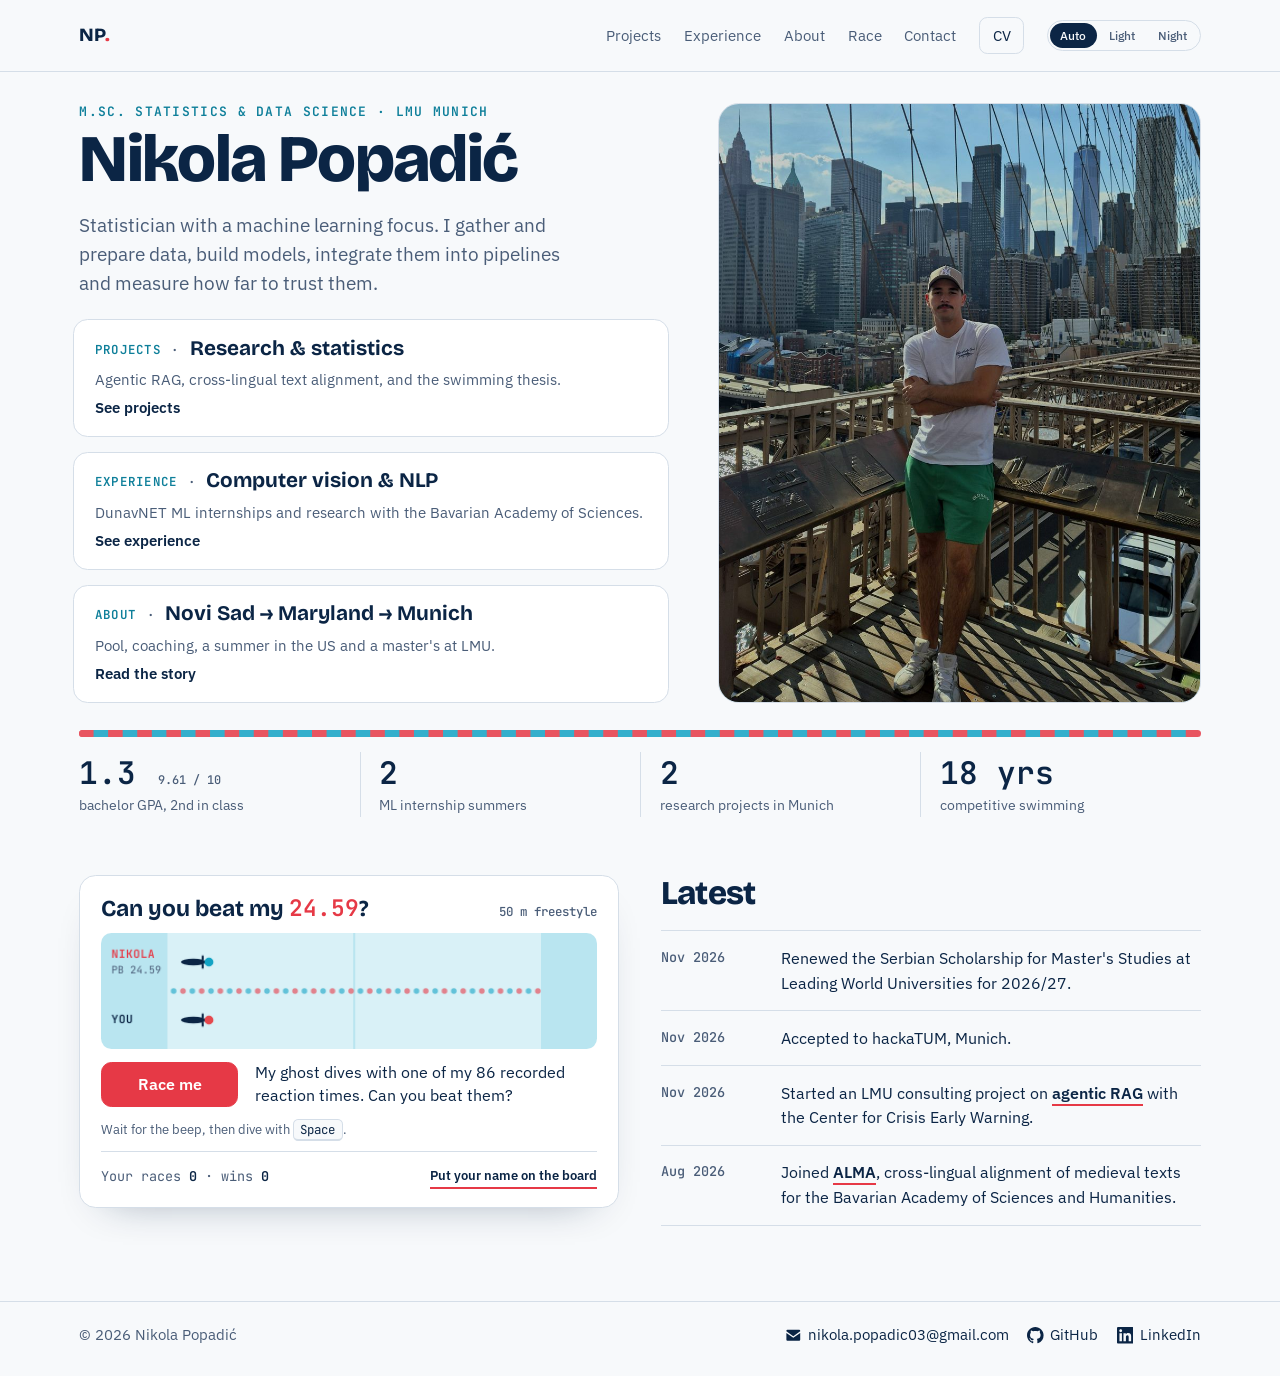
<file: index.html>
<!doctype html>
<html lang="en">
<head>
  <meta charset="utf-8">
  <meta name="viewport" content="width=device-width, initial-scale=1, viewport-fit=cover">
  <title>Nikola Popadić</title>
  <meta name="description" content="Nikola Popadić, M.Sc. Statistics and Data Science student at LMU Munich. Statistics and machine learning.">
  <meta property="og:title" content="Nikola Popadić">
  <meta property="og:description" content="Statistician with a machine learning focus, LMU Munich. Can you beat my 24.59?">
  <meta property="og:type" content="website">
  <meta property="og:image" content="img/hero.jpg">
  <link rel="icon" href="img/favicon.svg" type="image/svg+xml">
  <script>
    /* apply a saved Light/Night choice before the page paints */
    try { var t = localStorage.getItem("np-theme"); if (t === "light" || t === "dark") document.documentElement.setAttribute("data-theme", t); } catch (e) {}
  </script>
  <link rel="preconnect" href="https://fonts.googleapis.com">
  <link rel="preconnect" href="https://fonts.gstatic.com" crossorigin>
  <link rel="stylesheet" href="https://fonts.googleapis.com/css2?family=Bricolage+Grotesque:opsz,wght@12..96,600;12..96,700;12..96,800&family=IBM+Plex+Sans:wght@400;500;600&family=JetBrains+Mono:wght@400;600&display=swap">
  <link rel="stylesheet" href="css/style.css">
</head>
<body>
  <a class="skip" href="#main">Skip to content</a>

  <header class="site">
    <div class="container">
      <a class="logo" href="./" aria-label="Nikola Popadić, home">NP<span>.</span></a>
      <nav class="main" aria-label="Main">
        <a href="projects.html">Projects</a>
        <a href="experience.html">Experience</a>
        <a href="about.html">About</a>
        <a href="race.html">Race</a>
        <a href="#contact">Contact</a>
        <a class="cv" href="cv/Nikola_Popadic_CV.pdf" download>CV</a>
        <span class="theme" role="group" aria-label="Colour theme">
          <button type="button" data-set="auto" aria-pressed="true">Auto</button>
          <button type="button" data-set="light" aria-pressed="false">Light</button>
          <button type="button" data-set="dark" aria-pressed="false">Night</button>
        </span>
      </nav>
    </div>
  </header>

  <main id="main">
    <section class="hero">
      <div class="container">
        <div class="intro">
          <div class="who-txt">
            <span class="eyebrow"><span class="nw">M.Sc. Statistics &amp; Data Science ·</span> <span class="nw">LMU Munich</span></span>
            <h1>Nikola Popadić</h1>
          </div>
          <p class="lede">Statistician with a machine learning focus. I gather and prepare data, build models, integrate them into pipelines and&nbsp;measure how far to trust them.</p>
        </div>

        <figure class="photo">
          <img src="img/hero.jpg" width="1000" height="1250" alt="Nikola with arms crossed on the Brooklyn Bridge, Manhattan skyline behind him">
        </figure>

        <div class="cards" aria-label="Sections">
          <a class="teaser" href="projects.html"><div class="t-head"><span class="k">Projects</span><h3>Research &amp; statistics</h3></div><p>Agentic RAG, cross-lingual text alignment, and the swimming thesis.</p><span class="go">See projects</span></a>
          <a class="teaser" href="experience.html"><div class="t-head"><span class="k">Experience</span><h3>Computer vision &amp; NLP</h3></div><p>DunavNET ML internships and research with the Bavarian Academy of Sciences.</p><span class="go">See experience</span></a>
          <a class="teaser" href="about.html"><div class="t-head"><span class="k">About</span><h3>Novi Sad → Maryland → Munich</h3></div><p>Pool, coaching, a summer in the US and a master's at LMU.</p><span class="go">Read the story</span></a>
        </div>
      </div>
    </section>

    <section class="strip" aria-label="Quick facts">
      <div class="container">
        <div class="rope" aria-hidden="true"></div>
        <div class="stats">
          <div><span class="n">1.3 <small title="Serbian grading scale">9.61 / 10</small></span><span class="l">bachelor GPA, 2nd in class</span></div>
          <div><span class="n">2</span><span class="l">ML internship summers</span></div>
          <div><span class="n">2</span><span class="l">research projects in Munich</span></div>
          <div><span class="n">18 yrs</span><span class="l">competitive swimming</span></div>
        </div>
      </div>
    </section>

    <section class="duo" aria-label="Latest news and a quick race">
      <div class="container">
        <div class="race" id="race" aria-labelledby="raceTitle">
          <div class="race-head">
            <h2 id="raceTitle">Can you beat my <b>24.59</b>?</h2>
            <span class="tag">50 m freestyle</span>
          </div>
          <canvas id="pool" height="112" aria-label="Two-lane pool: Nikola in lane 1, you in lane 2"></canvas>
          <div class="race-row">
            <button class="btn red" id="mainBtn" type="button">Race me</button>
            <div class="result" id="result" aria-live="polite">My ghost dives with one of my 86 recorded reaction times. Can you beat them?</div>
          </div>
          <span class="keys" id="keys">Wait for the beep, then dive with <kbd>Space</kbd>.</span>
          <div class="foot">
            <span class="counter" id="counter">Your races <b>0</b> · wins <b>0</b></span>
            <a class="board-link" href="race.html">Put your name on the board</a>
          </div>
        </div>

        <div class="news">
          <h2 class="sec-title" id="newsTitle">Latest</h2>
          <!-- newest first; keep the latest 4–5 and drop older ones -->
          <ul class="news-list">
            <li><time datetime="2026-11">Nov 2026</time><span>Renewed the Serbian Scholarship for Master's Studies at Leading World Universities for 2026/27.</span></li>
            <li><time datetime="2026-11">Nov 2026</time><span>Accepted to hackaTUM, Munich.</span></li>
            <li><time datetime="2026-11">Nov 2026</time><span>Started an LMU consulting project on <a class="board-link" href="projects.html#rag">agentic RAG</a> with the Center for Crisis Early Warning.</span></li>
            <li><time datetime="2026-08">Aug 2026</time><span>Joined <a class="board-link" href="projects.html#alma">ALMA</a>, cross-lingual alignment of medieval texts for the Bavarian Academy of Sciences and Humanities.</span></li>
          </ul>
        </div>
      </div>
    </section>
  </main>

  <footer class="site" id="contact">
    <div class="container">
      <span>© 2026 Nikola Popadić</span>
      <nav aria-label="Contact">
        <a href="mailto:nikola.popadic03@gmail.com" aria-label="Email nikola.popadic03@gmail.com"><svg viewBox="0 0 24 24" aria-hidden="true"><path d="M3.5 4h17A1.5 1.5 0 0 1 22 5.5v.6l-10 7.1L2 6.1v-.6A1.5 1.5 0 0 1 3.5 4zM2 8.6l10 7.1 10-7.1v9.9a1.5 1.5 0 0 1-1.5 1.5h-17A1.5 1.5 0 0 1 2 18.5V8.6z"/></svg><span class="lbl">nikola.popadic03@gmail.com</span></a>
        <a href="https://github.com/n-popadic" rel="noopener" aria-label="GitHub"><svg viewBox="0 0 16 16" aria-hidden="true"><path d="M8 0C3.58 0 0 3.58 0 8c0 3.54 2.29 6.53 5.47 7.59.4.07.55-.17.55-.38 0-.19-.01-.82-.01-1.49-2.01.37-2.53-.49-2.69-.94-.09-.23-.48-.94-.82-1.13-.28-.15-.68-.52-.01-.53.63-.01 1.08.58 1.23.82.72 1.21 1.87.87 2.33.66.07-.52.28-.87.51-1.07-1.78-.2-3.64-.89-3.64-3.95 0-.87.31-1.59.82-2.15-.08-.2-.36-1.02.08-2.12 0 0 .67-.21 2.2.82.64-.18 1.32-.27 2-.27.68 0 1.36.09 2 .27 1.53-1.04 2.2-.82 2.2-.82.44 1.1.16 1.92.08 2.12.51.56.82 1.27.82 2.15 0 3.07-1.87 3.75-3.65 3.95.29.25.54.73.54 1.48 0 1.07-.01 1.93-.01 2.2 0 .21.15.46.55.38A8.013 8.013 0 0016 8c0-4.42-3.58-8-8-8z"/></svg><span class="lbl">GitHub</span></a>
        <a href="https://www.linkedin.com/in/nikola-popadic/" rel="noopener" aria-label="LinkedIn"><svg viewBox="0 0 24 24" aria-hidden="true"><path d="M20.447 20.452h-3.554v-5.569c0-1.328-.027-3.037-1.852-3.037-1.853 0-2.136 1.445-2.136 2.939v5.667H9.351V9h3.414v1.561h.046c.477-.9 1.637-1.85 3.37-1.85 3.601 0 4.267 2.37 4.267 4.455v6.286zM5.337 7.433c-1.144 0-2.063-.926-2.063-2.065 0-1.138.92-2.063 2.063-2.063 1.14 0 2.064.925 2.064 2.063 0 1.139-.925 2.065-2.064 2.065zm1.782 13.019H3.555V9h3.564v11.452zM22.225 0H1.771C.792 0 0 .774 0 1.729v20.542C0 23.227.792 24 1.771 24h20.451C23.2 24 24 23.227 24 22.271V1.729C24 .774 23.2 0 22.222 0h.003z"/></svg><span class="lbl">LinkedIn</span></a>
      </nav>
    </div>
  </footer>

  <script src="js/theme.js"></script>
  <script src="js/race-model.js"></script>
  <script src="js/race-quick.js"></script>
  <script src="js/fit.js"></script>
</body>
</html>
</file>
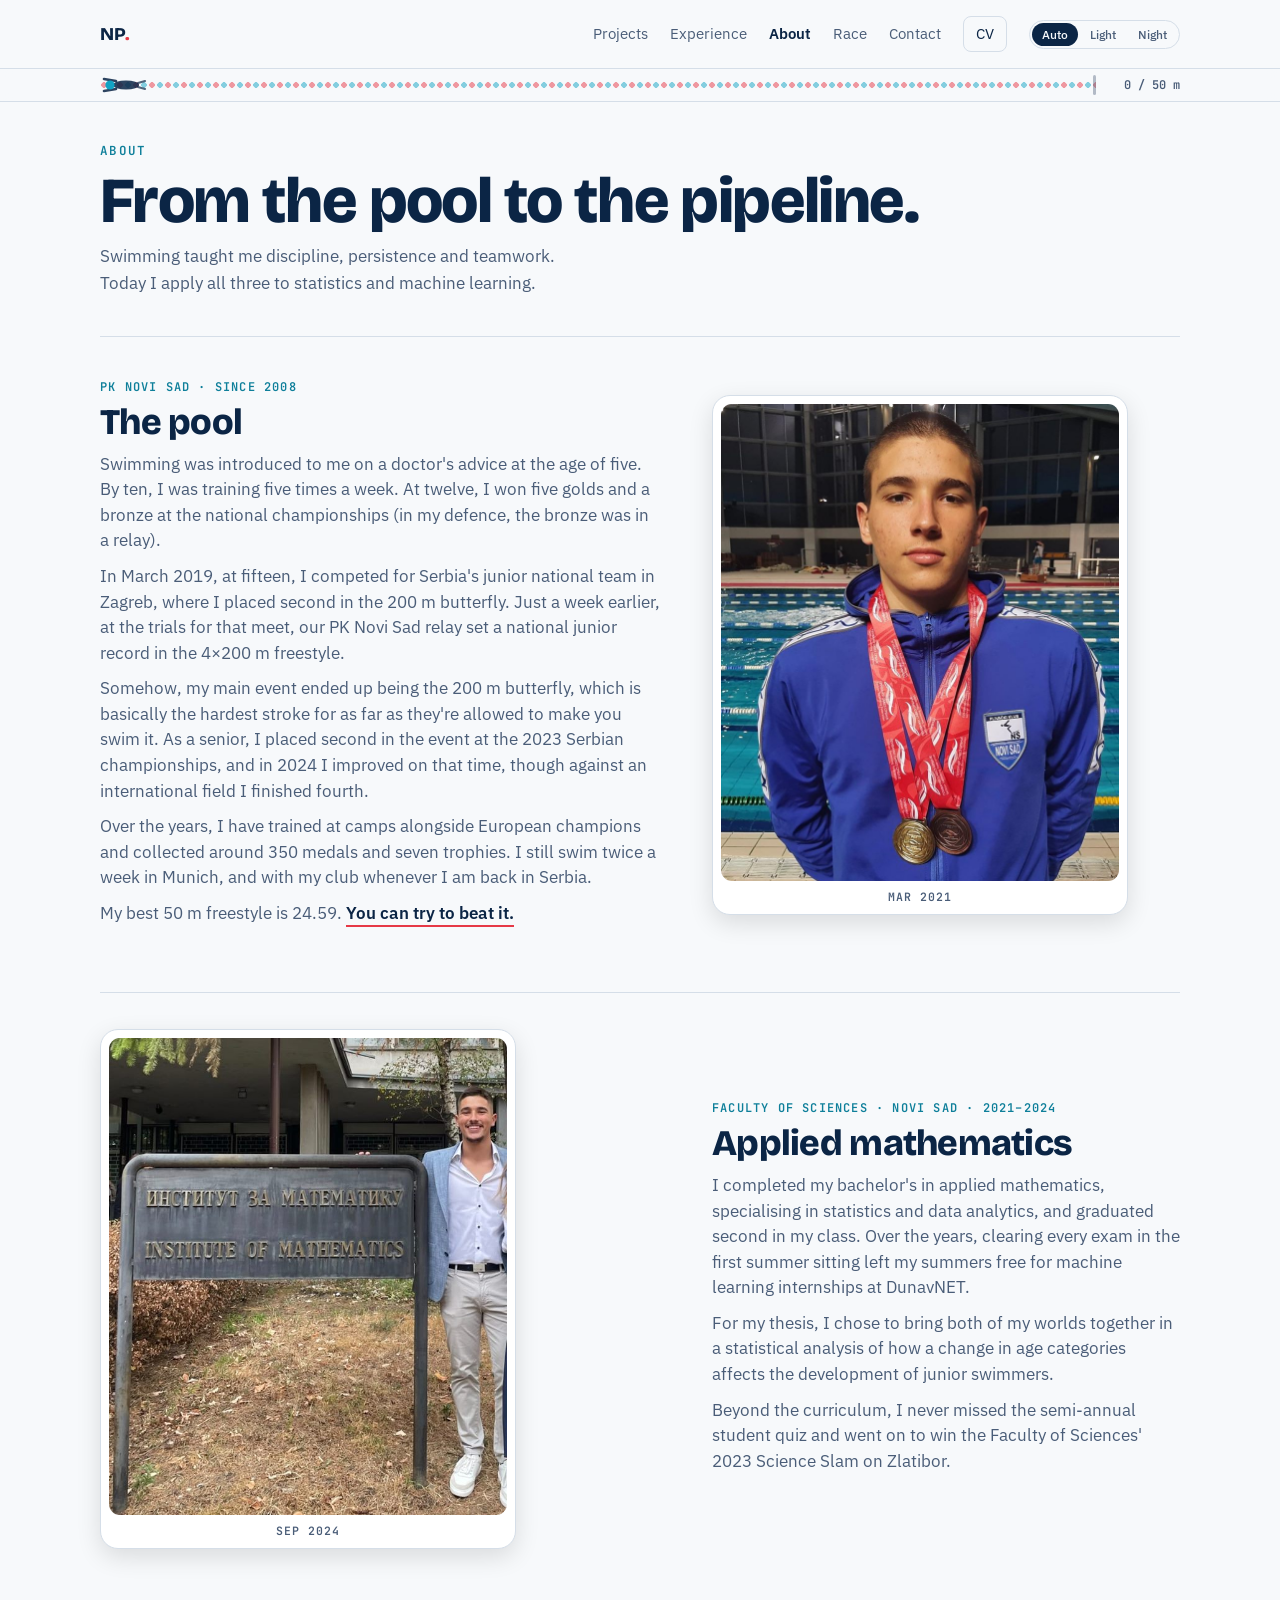
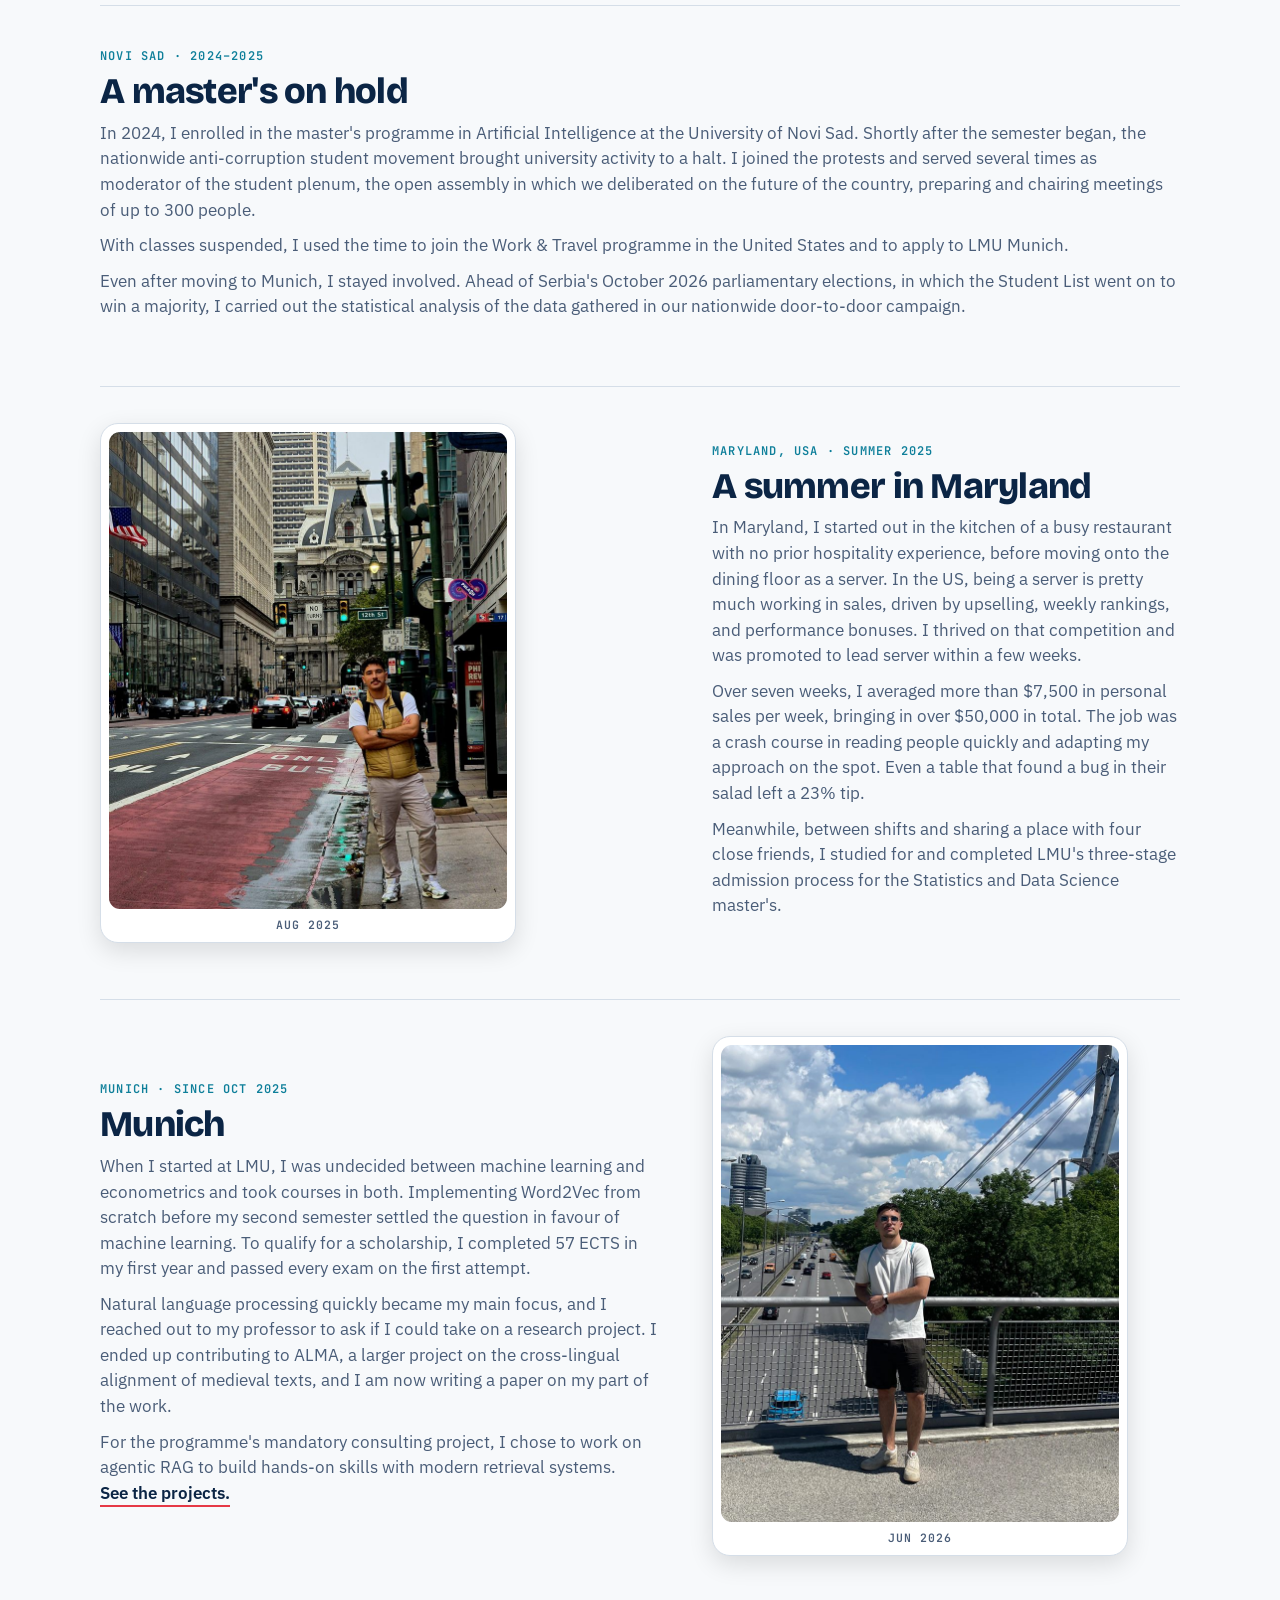
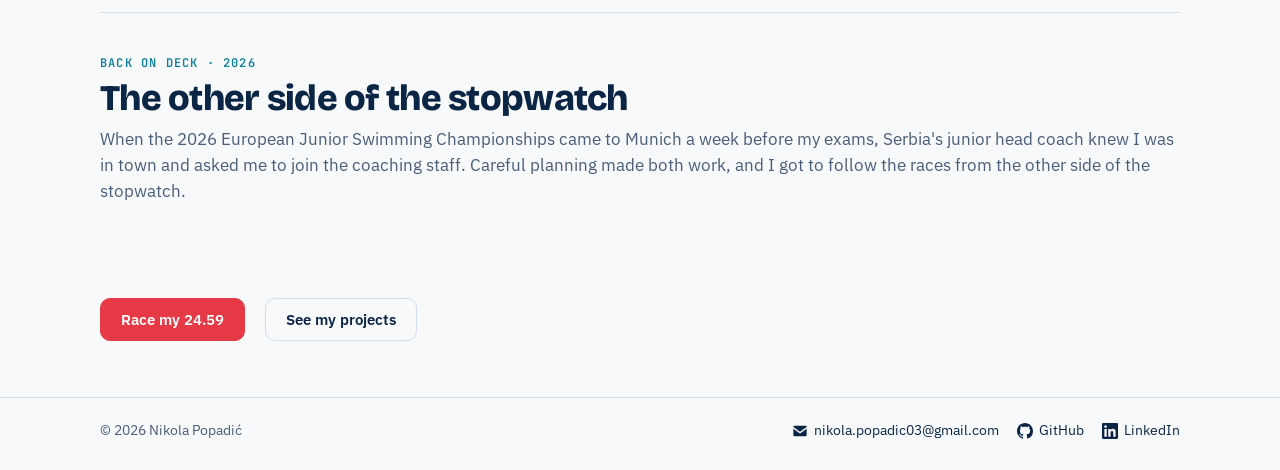
<file: about.html>
<!doctype html>
<html lang="en">
<head>
  <meta charset="utf-8">
  <meta name="viewport" content="width=device-width, initial-scale=1, viewport-fit=cover">
  <title>About · Nikola Popadić</title>
  <meta name="description" content="Nikola Popadić: eighteen years of competitive swimming, a statistics degree in Novi Sad, a summer in Maryland and a master's at LMU Munich.">
  <link rel="icon" href="img/favicon.svg" type="image/svg+xml">
  <script>
    try { var t = localStorage.getItem("np-theme"); if (t === "light" || t === "dark") document.documentElement.setAttribute("data-theme", t); } catch (e) {}
  </script>
  <link rel="preconnect" href="https://fonts.googleapis.com">
  <link rel="preconnect" href="https://fonts.gstatic.com" crossorigin>
  <link rel="stylesheet" href="https://fonts.googleapis.com/css2?family=Bricolage+Grotesque:opsz,wght@12..96,600;12..96,700;12..96,800&family=IBM+Plex+Sans:wght@400;500;600&family=JetBrains+Mono:wght@400;600&display=swap">
  <link rel="stylesheet" href="css/style.css">
</head>
<body>
  <a class="skip" href="#main">Skip to content</a>

  <header class="site">
    <div class="container">
      <a class="logo" href="./" aria-label="Nikola Popadić, home">NP<span>.</span></a>
      <nav class="main" aria-label="Main">
        <a href="projects.html">Projects</a>
        <a href="experience.html">Experience</a>
        <a href="about.html" aria-current="page">About</a>
        <a href="race.html">Race</a>
        <a href="#contact">Contact</a>
        <a class="cv" href="cv/Nikola_Popadic_CV.pdf" download>CV</a>
        <span class="theme" role="group" aria-label="Colour theme">
          <button type="button" data-set="auto" aria-pressed="true">Auto</button>
          <button type="button" data-set="light" aria-pressed="false">Light</button>
          <button type="button" data-set="dark" aria-pressed="false">Night</button>
        </span>
      </nav>
    </div>
  </header>

  <div class="lanebar" aria-hidden="true">
    <div class="container">
      <div class="track" id="track">
        <span class="sw-move" id="swMove"><span class="sw-flip" id="swFlip">
          <svg viewBox="0 0 46 22"><path class="sw-leg leg-a" d="M8 9 L1 7"/><path class="sw-leg leg-b" d="M8 13 L1 15"/><ellipse class="sw-body" cx="20" cy="11" rx="13" ry="4.6"/><path class="sw-arm arm-a" d="M30 7 L42 5"/><path class="sw-arm arm-b" d="M30 15 L42 17"/><circle class="sw-cap" cx="36" cy="11" r="4.6"/></svg>
        </span></span>
      </div>
      <span class="dist" id="dist">0 / 50 m</span>
    </div>
  </div>

  <main id="main">
    <section class="page-head inner">
      <div class="container">
        <span class="eyebrow">About</span>
        <h1>From the pool to the pipeline.</h1>
        <p>Swimming taught me discipline, persistence and teamwork.<br>Today I apply all three to statistics and machine learning.</p>
      </div>
    </section>

    <section class="sec" aria-label="Story">
      <div class="container">

        <div class="chapter">
          <div>
            <span class="k">PK Novi Sad · since 2008</span>
            <h2>The pool</h2>
            <p>Swimming was introduced to me on a doctor's advice at the age of five. By ten, I was training five times a week. At twelve, I won five golds and a bronze at the national championships (in my defence, the bronze was in a relay).</p>
            <p>In March 2019, at fifteen, I competed for Serbia's junior national team in Zagreb, where I placed second in the 200 m butterfly. Just a week earlier, at the trials for that meet, our PK Novi Sad relay set a national junior record in the 4×200 m freestyle.</p>
            <p>Somehow, my main event ended up being the 200 m butterfly, which is basically the hardest stroke for as far as they're allowed to make you swim it. As a senior, I placed second in the event at the 2023 Serbian championships, and in 2024 I improved on that time, though against an international field I finished fourth.</p>
            <p>Over the years, I have trained at camps alongside European champions and collected around 350 medals and seven trophies. I still swim twice a week in Munich, and with my club whenever I am back in Serbia.</p>
            <p>My best 50 m freestyle is 24.59. <a class="board-link" href="race.html">You can try to beat it.</a></p>
          </div>
          <figure><img src="img/about-medals.jpg" width="800" height="1000" alt="Nikola as a teenager in a PK Novi Sad jacket, two medals around his neck, the pool behind him"><figcaption>Mar 2021</figcaption></figure>
        </div>

        <div class="chapter flip">
          <div>
            <span class="k">Faculty of Sciences · Novi Sad · 2021–2024</span>
            <h2>Applied mathematics</h2>
            <p>I completed my bachelor's in applied mathematics, specialising in statistics and data analytics, and graduated second in my class. Over the years, clearing every exam in the first summer sitting left my summers free for machine learning internships at DunavNET.</p>
            <p>For my thesis, I chose to bring both of my worlds together in a statistical analysis of how a change in age categories affects the development of junior swimmers.</p>
            <p>Beyond the curriculum, I never missed the semi&#8209;annual student quiz and went on to win the Faculty of Sciences' 2023 Science Slam on Zlatibor.</p>
          </div>
          <figure><img src="img/about-graduation.jpg" width="640" height="800" alt="Nikola in a light suit next to the Institute of Mathematics sign in Novi Sad on graduation day"><figcaption>Sep 2024</figcaption></figure>
        </div>

        <div class="chapter solo">
          <div>
            <span class="k">Novi Sad · 2024–2025</span>
            <h2>A master's on hold</h2>
            <p>In 2024, I enrolled in the master's programme in Artificial Intelligence at the University of Novi Sad. Shortly after the semester began, the nationwide anti&#8209;corruption student movement brought university activity to a halt. I joined the protests and served several times as moderator of the student plenum, the open assembly in which we deliberated on the future of the country, preparing and chairing meetings of up to 300 people.</p>
            <p>With classes suspended, I used the time to join the Work &amp; Travel programme in the United States and to apply to LMU Munich.</p>
            <p>Even after moving to Munich, I stayed involved. Ahead of Serbia's October 2026 parliamentary elections, in which the Student List went on to win a majority, I carried out the statistical analysis of the data gathered in our nationwide door&#8209;to&#8209;door campaign.</p>
          </div>
        </div>

        <div class="chapter flip">
          <div>
            <span class="k">Maryland, USA · summer 2025</span>
            <h2>A summer in Maryland</h2>
            <p>In Maryland, I started out in the kitchen of a busy restaurant with no prior hospitality experience, before moving onto the dining floor as a server. In the US, being a server is pretty much working in sales, driven by upselling, weekly rankings, and performance bonuses. I thrived on that competition and was promoted to lead server within a few weeks.</p>
            <p>Over seven weeks, I averaged more than $7,500 in personal sales per week, bringing in over $50,000 in total. The job was a crash course in reading people quickly and adapting my approach on the spot. Even a table that found a bug in their salad left a 23% tip.</p>
            <p>Meanwhile, between shifts and sharing a place with four close friends, I studied for and completed LMU's three-stage admission process for the Statistics and Data Science master's.</p>
          </div>
          <figure><img src="img/about-usa.jpg" width="800" height="1000" alt="Nikola with arms crossed on a street in Philadelphia, City Hall in the background"><figcaption>Aug 2025</figcaption></figure>
        </div>

        <div class="chapter">
          <div>
            <span class="k">Munich · since Oct 2025</span>
            <h2>Munich</h2>
            <p>When I started at LMU, I was undecided between machine learning and econometrics and took courses in both. Implementing Word2Vec from scratch before my second semester settled the question in favour of machine learning. To qualify for a scholarship, I completed 57 ECTS in my first year and passed every exam on the first attempt.</p>
            <p>Natural language processing quickly became my main focus, and I reached out to my professor to ask if I could take on a research project. I ended up contributing to ALMA, a larger project on the cross&#8209;lingual alignment of medieval texts, and I am now writing a paper on my part of the work.</p>
            <p>For the programme's mandatory consulting project, I chose to work on agentic RAG to build hands&#8209;on skills with modern retrieval systems.<br><a class="board-link" href="projects.html" style="white-space:nowrap">See the projects.</a></p>
          </div>
          <figure><img src="img/about-munich.jpg" width="800" height="1000" alt="Nikola on a bridge at Olympiapark in Munich, the Olympic Tower behind him"><figcaption>Jun 2026</figcaption></figure>
        </div>

        <div class="chapter solo">
          <div>
            <span class="k">Back on deck · 2026</span>
            <h2>The other side of the stopwatch</h2>
            <p>When the 2026 European Junior Swimming Championships came to Munich a week before my exams, Serbia's junior head coach knew I was in town and asked me to join the coaching staff. Careful planning made both work, and I got to follow the races from the other side of the stopwatch.</p>
          </div>
        </div>
      </div>
    </section>
    <section aria-label="Keep reading">
      <div class="container endcta">
        <a class="btn red" href="race.html">Race my 24.59</a>
        <a class="btn" href="projects.html">See my projects</a>
      </div>
    </section>
  </main>

  <footer class="site" id="contact">
    <div class="container">
      <span>© 2026 Nikola Popadić</span>
      <nav aria-label="Contact">
        <a href="mailto:nikola.popadic03@gmail.com" aria-label="Email nikola.popadic03@gmail.com"><svg viewBox="0 0 24 24" aria-hidden="true"><path d="M3.5 4h17A1.5 1.5 0 0 1 22 5.5v.6l-10 7.1L2 6.1v-.6A1.5 1.5 0 0 1 3.5 4zM2 8.6l10 7.1 10-7.1v9.9a1.5 1.5 0 0 1-1.5 1.5h-17A1.5 1.5 0 0 1 2 18.5V8.6z"/></svg><span class="lbl">nikola.popadic03@gmail.com</span></a>
        <a href="https://github.com/n-popadic" rel="noopener" aria-label="GitHub"><svg viewBox="0 0 16 16" aria-hidden="true"><path d="M8 0C3.58 0 0 3.58 0 8c0 3.54 2.29 6.53 5.47 7.59.4.07.55-.17.55-.38 0-.19-.01-.82-.01-1.49-2.01.37-2.53-.49-2.69-.94-.09-.23-.48-.94-.82-1.13-.28-.15-.68-.52-.01-.53.63-.01 1.08.58 1.23.82.72 1.21 1.87.87 2.33.66.07-.52.28-.87.51-1.07-1.78-.2-3.64-.89-3.64-3.95 0-.87.31-1.59.82-2.15-.08-.2-.36-1.02.08-2.12 0 0 .67-.21 2.2.82.64-.18 1.32-.27 2-.27.68 0 1.36.09 2 .27 1.53-1.04 2.2-.82 2.2-.82.44 1.1.16 1.92.08 2.12.51.56.82 1.27.82 2.15 0 3.07-1.87 3.75-3.65 3.95.29.25.54.73.54 1.48 0 1.07-.01 1.93-.01 2.2 0 .21.15.46.55.38A8.013 8.013 0 0016 8c0-4.42-3.58-8-8-8z"/></svg><span class="lbl">GitHub</span></a>
        <a href="https://www.linkedin.com/in/nikola-popadic/" rel="noopener" aria-label="LinkedIn"><svg viewBox="0 0 24 24" aria-hidden="true"><path d="M20.447 20.452h-3.554v-5.569c0-1.328-.027-3.037-1.852-3.037-1.853 0-2.136 1.445-2.136 2.939v5.667H9.351V9h3.414v1.561h.046c.477-.9 1.637-1.85 3.37-1.85 3.601 0 4.267 2.37 4.267 4.455v6.286zM5.337 7.433c-1.144 0-2.063-.926-2.063-2.065 0-1.138.92-2.063 2.063-2.063 1.14 0 2.064.925 2.064 2.063 0 1.139-.925 2.065-2.064 2.065zm1.782 13.019H3.555V9h3.564v11.452zM22.225 0H1.771C.792 0 0 .774 0 1.729v20.542C0 23.227.792 24 1.771 24h20.451C23.2 24 24 23.227 24 22.271V1.729C24 .774 23.2 0 22.222 0h.003z"/></svg><span class="lbl">LinkedIn</span></a>
      </nav>
    </div>
  </footer>

  <script src="js/theme.js"></script>
  <script src="js/swimmer.js"></script>
</body>
</html>
</file>
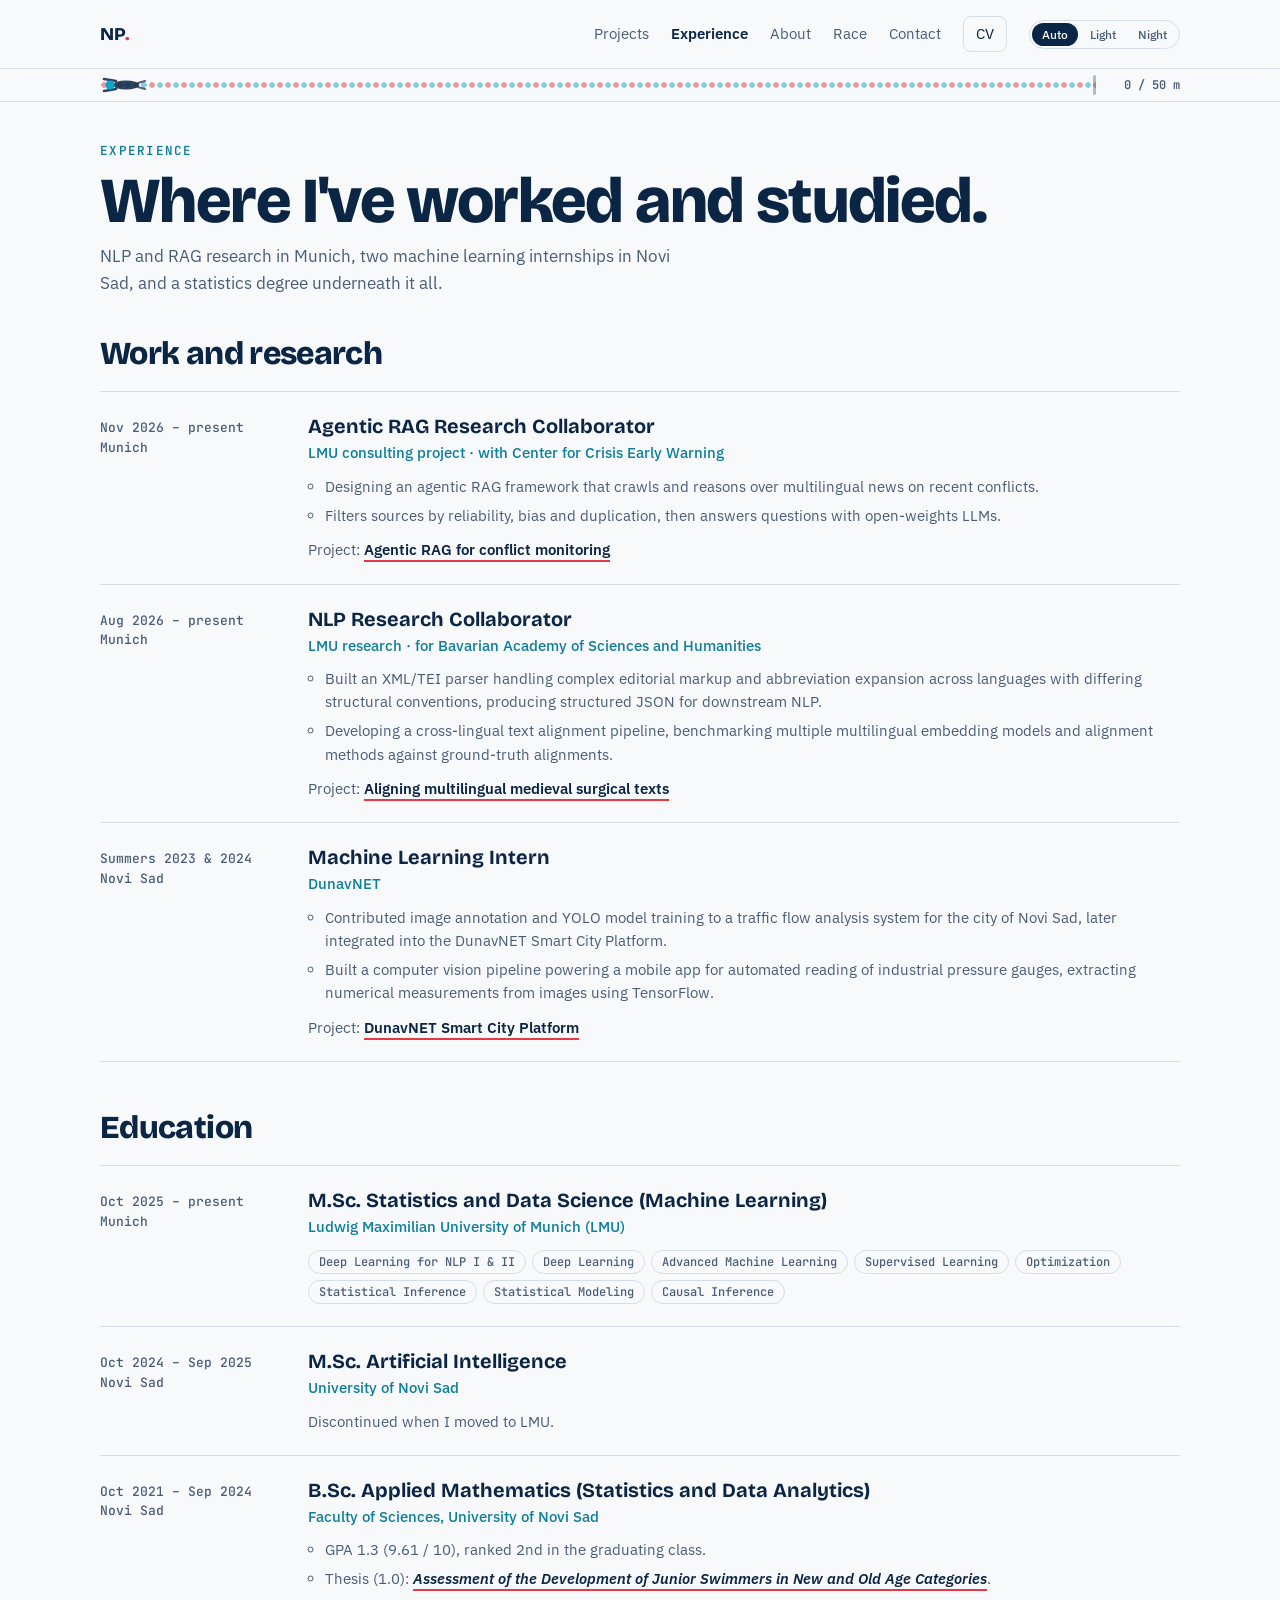
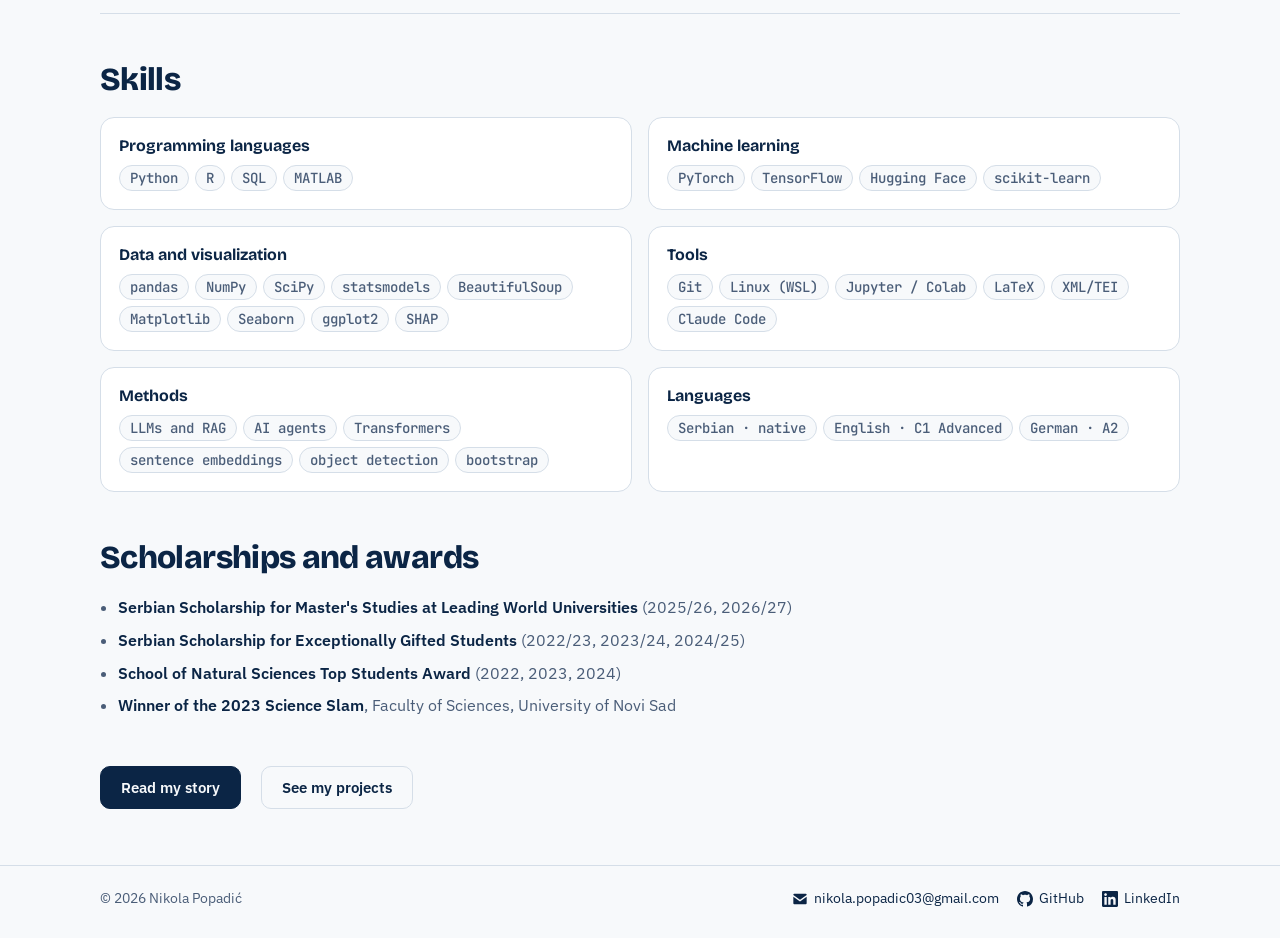
<file: experience.html>
<!doctype html>
<html lang="en">
<head>
  <meta charset="utf-8">
  <meta name="viewport" content="width=device-width, initial-scale=1, viewport-fit=cover">
  <title>Experience · Nikola Popadić</title>
  <meta name="description" content="Experience of Nikola Popadić: NLP research at the Bavarian Academy of Sciences, agentic RAG at LMU Munich, ML internships at DunavNET, and a statistics degree.">
  <link rel="icon" href="img/favicon.svg" type="image/svg+xml">
  <script>
    try { var t = localStorage.getItem("np-theme"); if (t === "light" || t === "dark") document.documentElement.setAttribute("data-theme", t); } catch (e) {}
  </script>
  <link rel="preconnect" href="https://fonts.googleapis.com">
  <link rel="preconnect" href="https://fonts.gstatic.com" crossorigin>
  <link rel="stylesheet" href="https://fonts.googleapis.com/css2?family=Bricolage+Grotesque:opsz,wght@12..96,600;12..96,700;12..96,800&family=IBM+Plex+Sans:wght@400;500;600&family=JetBrains+Mono:wght@400;600&display=swap">
  <link rel="stylesheet" href="css/style.css">
</head>
<body>
  <a class="skip" href="#main">Skip to content</a>

  <header class="site">
    <div class="container">
      <a class="logo" href="./" aria-label="Nikola Popadić, home">NP<span>.</span></a>
      <nav class="main" aria-label="Main">
        <a href="projects.html">Projects</a>
        <a href="experience.html" aria-current="page">Experience</a>
        <a href="about.html">About</a>
        <a href="race.html">Race</a>
        <a href="#contact">Contact</a>
        <a class="cv" href="cv/Nikola_Popadic_CV.pdf" download>CV</a>
        <span class="theme" role="group" aria-label="Colour theme">
          <button type="button" data-set="auto" aria-pressed="true">Auto</button>
          <button type="button" data-set="light" aria-pressed="false">Light</button>
          <button type="button" data-set="dark" aria-pressed="false">Night</button>
        </span>
      </nav>
    </div>
  </header>

  <div class="lanebar" aria-hidden="true">
    <div class="container">
      <div class="track" id="track">
        <span class="sw-move" id="swMove"><span class="sw-flip" id="swFlip">
          <svg viewBox="0 0 46 22"><path class="sw-leg leg-a" d="M8 9 L1 7"/><path class="sw-leg leg-b" d="M8 13 L1 15"/><ellipse class="sw-body" cx="20" cy="11" rx="13" ry="4.6"/><path class="sw-arm arm-a" d="M30 7 L42 5"/><path class="sw-arm arm-b" d="M30 15 L42 17"/><circle class="sw-cap" cx="36" cy="11" r="4.6"/></svg>
        </span></span>
      </div>
      <span class="dist" id="dist">0 / 50 m</span>
    </div>
  </div>

  <main id="main">
    <section class="page-head inner">
      <div class="container">
        <span class="eyebrow">Experience</span>
        <h1>Where I've worked and studied.</h1>
        <p>NLP and RAG research in Munich, two machine learning internships in Novi Sad, and a statistics degree underneath it all.</p>
      </div>
    </section>

    <section class="sec" aria-labelledby="work">
      <div class="container">
        <h2 class="sec-title" id="work">Work and research</h2>
        <ol class="tl">
          <li>
            <span class="when">Nov 2026 – present<br>Munich</span>
            <div>
              <h3>Agentic RAG Research Collaborator</h3>
              <p class="org">LMU consulting project · with Center for Crisis Early Warning</p>
              <ul>
                <li>Designing an agentic RAG framework that crawls and reasons over multilingual news on recent conflicts.</li>
                <li>Filters sources by reliability, bias and duplication, then answers questions with open-weights LLMs.</li>
              </ul>
              <p class="links proj-ref">Project: <a class="board-link" href="projects.html#rag">Agentic RAG for conflict monitoring</a></p>
            </div>
          </li>
          <li>
            <span class="when">Aug 2026 – present<br>Munich</span>
            <div>
              <h3>NLP Research Collaborator</h3>
              <p class="org">LMU research · for Bavarian Academy of Sciences and Humanities</p>
              <ul>
                <li>Built an XML/TEI parser handling complex editorial markup and abbreviation expansion across languages with differing structural conventions, producing structured JSON for downstream NLP.</li>
                <li>Developing a cross-lingual text alignment pipeline, benchmarking multiple multilingual embedding models and alignment methods against ground-truth alignments.</li>
              </ul>
              <p class="links proj-ref">Project: <a class="board-link" href="projects.html#alma">Aligning multilingual medieval surgical texts</a></p>
            </div>
          </li>
          <li>
            <span class="when">Summers 2023 &amp; 2024<br>Novi Sad</span>
            <div>
              <h3>Machine Learning Intern</h3>
              <p class="org">DunavNET</p>
              <ul>
                <li>Contributed image annotation and YOLO model training to a traffic flow analysis system for the city of Novi Sad, later integrated into the DunavNET Smart City Platform.</li>
                <li>Built a computer vision pipeline powering a mobile app for automated reading of industrial pressure gauges, extracting numerical measurements from images using TensorFlow.</li>
              </ul>
              <p class="links proj-ref">Project: <a class="board-link" href="https://dunavnet.eu/catalogue/smart-city-platform" rel="noopener">DunavNET Smart City Platform</a></p>
            </div>
          </li>
        </ol>
      </div>
    </section>

    <section class="sec" aria-labelledby="edu">
      <div class="container">
        <h2 class="sec-title" id="edu">Education</h2>
        <ol class="tl">
          <li>
            <span class="when">Oct 2025 – present<br>Munich</span>
            <div>
              <h3>M.Sc. Statistics and Data Science (Machine Learning)</h3>
              <p class="org">Ludwig Maximilian University of Munich (LMU)</p>
              <ul class="chips"><li class="chip">Deep Learning for NLP I &amp; II</li><li class="chip">Deep Learning</li><li class="chip">Advanced Machine Learning</li><li class="chip">Supervised Learning</li><li class="chip">Optimization</li><li class="chip">Statistical Inference</li><li class="chip">Statistical Modeling</li><li class="chip">Causal Inference</li></ul>
            </div>
          </li>
          <li>
            <span class="when">Oct 2024 – Sep 2025<br>Novi Sad</span>
            <div>
              <h3>M.Sc. Artificial Intelligence</h3>
              <p class="org">University of Novi Sad</p>
              <p class="more">Discontinued when I moved to LMU.</p>
            </div>
          </li>
          <li>
            <span class="when">Oct 2021 – Sep 2024<br>Novi Sad</span>
            <div>
              <h3>B.Sc. Applied Mathematics (Statistics and Data Analytics)</h3>
              <p class="org">Faculty of Sciences, University of Novi Sad</p>
              <ul>
                <li>GPA 1.3 (9.61 / 10), ranked 2nd in the graduating class.</li>
                <li>Thesis (1.0): <a class="board-link" href="projects.html#thesis"><i>Assessment of the Development of Junior Swimmers in New and Old Age Categories</i></a>.</li>
              </ul>
            </div>
          </li>
        </ol>
      </div>
    </section>

    <section class="sec" aria-labelledby="skills">
      <div class="container">
        <h2 class="sec-title" id="skills">Skills</h2>
        <div class="skills">
          <div class="card"><h3>Programming languages</h3><ul class="chips"><li class="chip">Python</li><li class="chip">R</li><li class="chip">SQL</li><li class="chip">MATLAB</li></ul></div>
          <div class="card"><h3>Machine learning</h3><ul class="chips"><li class="chip">PyTorch</li><li class="chip">TensorFlow</li><li class="chip">Hugging Face</li><li class="chip">scikit-learn</li></ul></div>
          <div class="card"><h3>Data and visualization</h3><ul class="chips"><li class="chip">pandas</li><li class="chip">NumPy</li><li class="chip">SciPy</li><li class="chip">statsmodels</li><li class="chip">BeautifulSoup</li><li class="chip">Matplotlib</li><li class="chip">Seaborn</li><li class="chip">ggplot2</li><li class="chip">SHAP</li></ul></div>
          <div class="card"><h3>Tools</h3><ul class="chips"><li class="chip">Git</li><li class="chip">Linux (WSL)</li><li class="chip">Jupyter / Colab</li><li class="chip">LaTeX</li><li class="chip">XML/TEI</li><li class="chip">Claude Code</li></ul></div>
          <div class="card"><h3>Methods</h3><ul class="chips"><li class="chip">LLMs and RAG</li><li class="chip">AI agents</li><li class="chip">Transformers</li><li class="chip">sentence embeddings</li><li class="chip">object detection</li><li class="chip">bootstrap</li></ul></div>
          <div class="card"><h3>Languages</h3><ul class="chips"><li class="chip">Serbian · native</li><li class="chip">English · C1 Advanced</li><li class="chip">German · A2</li></ul></div>
        </div>
      </div>
    </section>

    <section class="sec" aria-labelledby="awards">
      <div class="container">
        <h2 class="sec-title" id="awards">Scholarships and awards</h2>
        <ul class="awards">
          <li><b>Serbian Scholarship for Master's Studies at Leading World Universities</b> (2025/26, 2026/27)</li>
          <li><b>Serbian Scholarship for Exceptionally Gifted Students</b> (2022/23, 2023/24, 2024/25)</li>
          <li><b>School of Natural Sciences Top Students Award</b> (2022, 2023, 2024)</li>
          <li><b>Winner of the 2023 Science Slam</b>, Faculty of Sciences, University of Novi Sad</li>
        </ul>
      </div>
    </section>

    <section aria-label="Keep reading">
      <div class="container endcta">
        <a class="btn dark" href="about.html">Read my story</a>
        <a class="btn" href="projects.html">See my projects</a>
      </div>
    </section>
  </main>

  <footer class="site" id="contact">
    <div class="container">
      <span>© 2026 Nikola Popadić</span>
      <nav aria-label="Contact">
        <a href="mailto:nikola.popadic03@gmail.com" aria-label="Email nikola.popadic03@gmail.com"><svg viewBox="0 0 24 24" aria-hidden="true"><path d="M3.5 4h17A1.5 1.5 0 0 1 22 5.5v.6l-10 7.1L2 6.1v-.6A1.5 1.5 0 0 1 3.5 4zM2 8.6l10 7.1 10-7.1v9.9a1.5 1.5 0 0 1-1.5 1.5h-17A1.5 1.5 0 0 1 2 18.5V8.6z"/></svg><span class="lbl">nikola.popadic03@gmail.com</span></a>
        <a href="https://github.com/n-popadic" rel="noopener" aria-label="GitHub"><svg viewBox="0 0 16 16" aria-hidden="true"><path d="M8 0C3.58 0 0 3.58 0 8c0 3.54 2.29 6.53 5.47 7.59.4.07.55-.17.55-.38 0-.19-.01-.82-.01-1.49-2.01.37-2.53-.49-2.69-.94-.09-.23-.48-.94-.82-1.13-.28-.15-.68-.52-.01-.53.63-.01 1.08.58 1.23.82.72 1.21 1.87.87 2.33.66.07-.52.28-.87.51-1.07-1.78-.2-3.64-.89-3.64-3.95 0-.87.31-1.59.82-2.15-.08-.2-.36-1.02.08-2.12 0 0 .67-.21 2.2.82.64-.18 1.32-.27 2-.27.68 0 1.36.09 2 .27 1.53-1.04 2.2-.82 2.2-.82.44 1.1.16 1.92.08 2.12.51.56.82 1.27.82 2.15 0 3.07-1.87 3.75-3.65 3.95.29.25.54.73.54 1.48 0 1.07-.01 1.93-.01 2.2 0 .21.15.46.55.38A8.013 8.013 0 0016 8c0-4.42-3.58-8-8-8z"/></svg><span class="lbl">GitHub</span></a>
        <a href="https://www.linkedin.com/in/nikola-popadic/" rel="noopener" aria-label="LinkedIn"><svg viewBox="0 0 24 24" aria-hidden="true"><path d="M20.447 20.452h-3.554v-5.569c0-1.328-.027-3.037-1.852-3.037-1.853 0-2.136 1.445-2.136 2.939v5.667H9.351V9h3.414v1.561h.046c.477-.9 1.637-1.85 3.37-1.85 3.601 0 4.267 2.37 4.267 4.455v6.286zM5.337 7.433c-1.144 0-2.063-.926-2.063-2.065 0-1.138.92-2.063 2.063-2.063 1.14 0 2.064.925 2.064 2.063 0 1.139-.925 2.065-2.064 2.065zm1.782 13.019H3.555V9h3.564v11.452zM22.225 0H1.771C.792 0 0 .774 0 1.729v20.542C0 23.227.792 24 1.771 24h20.451C23.2 24 24 23.227 24 22.271V1.729C24 .774 23.2 0 22.222 0h.003z"/></svg><span class="lbl">LinkedIn</span></a>
      </nav>
    </div>
  </footer>

  <script src="js/theme.js"></script>
  <script src="js/swimmer.js"></script>
</body>
</html>
</file>
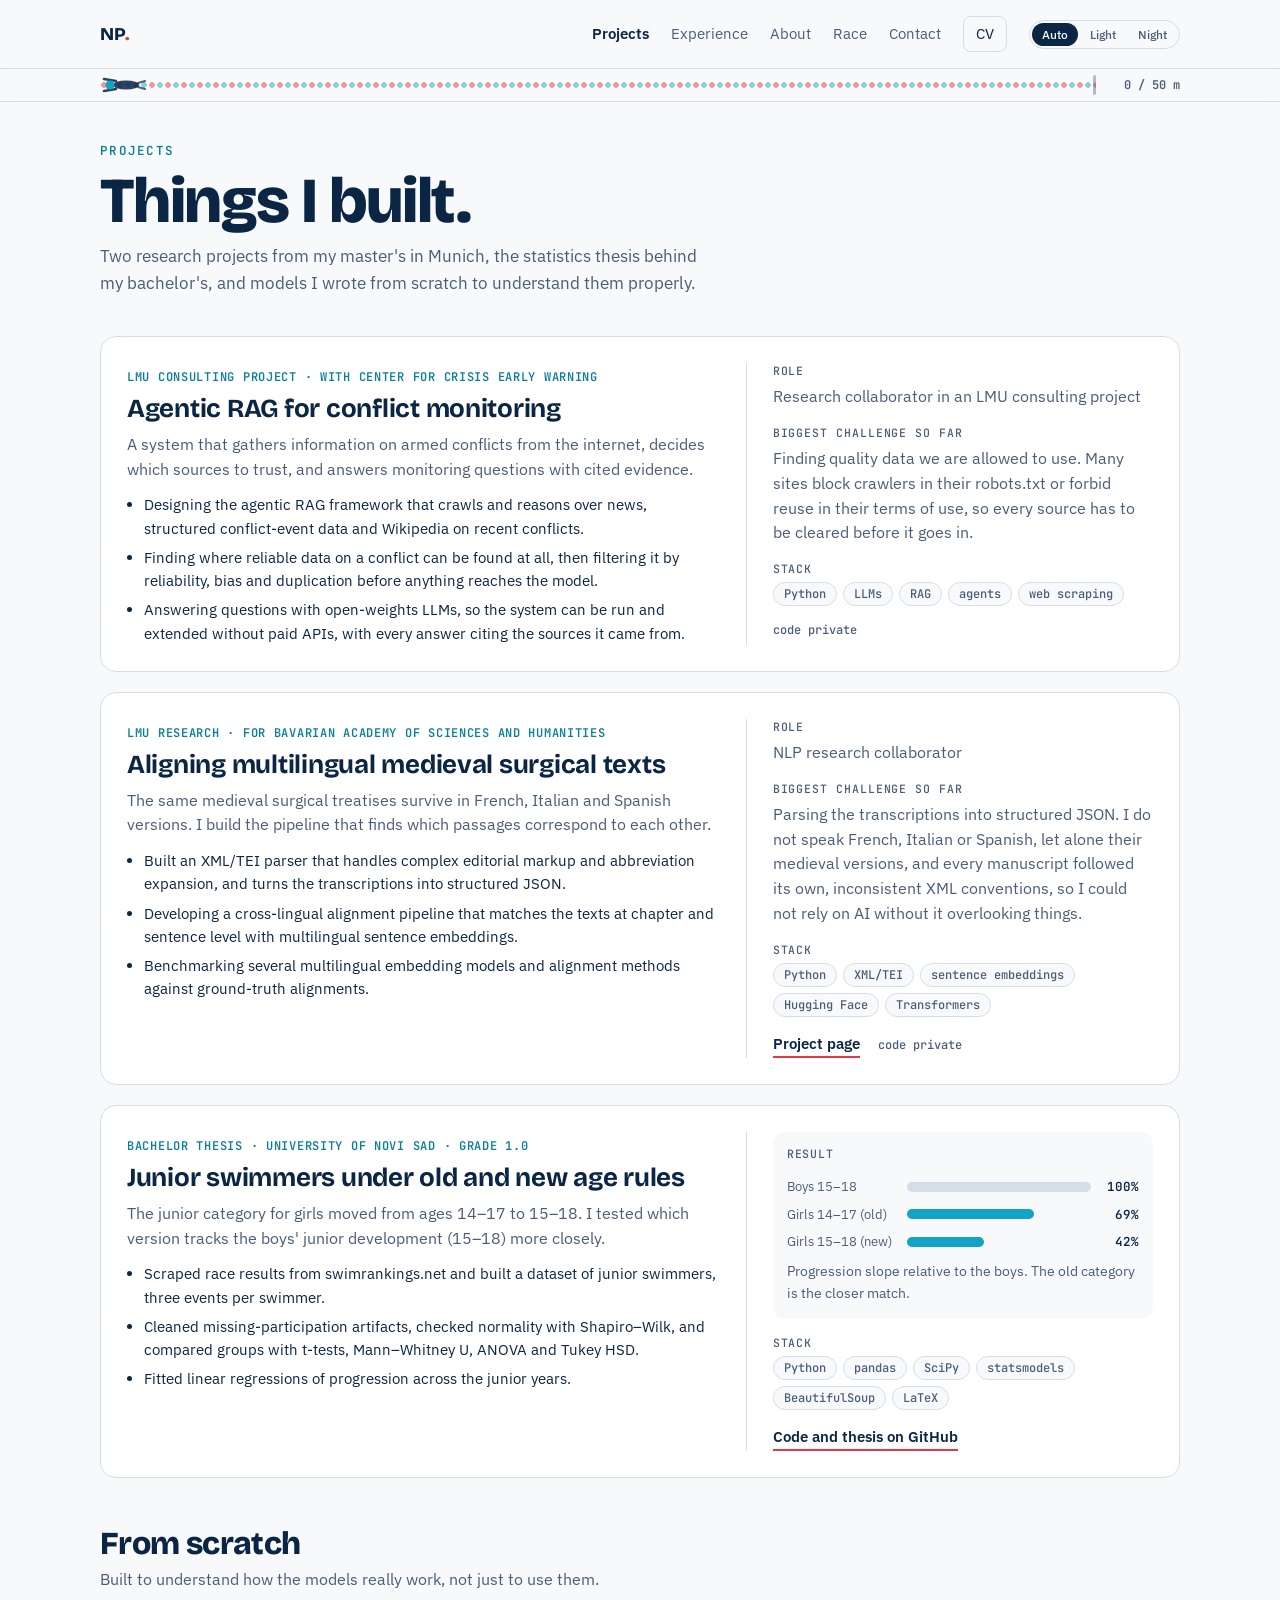
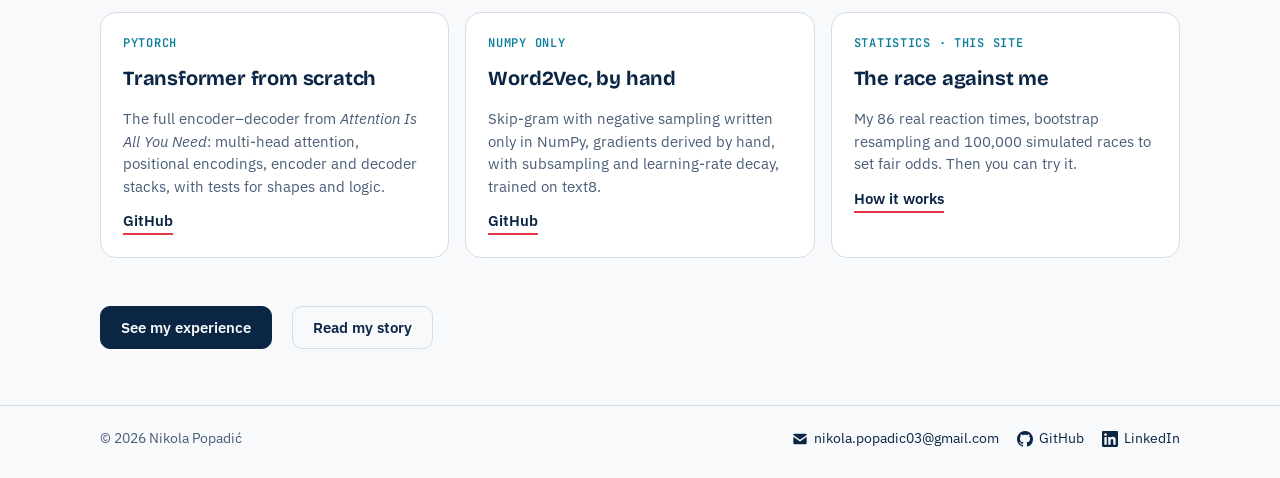
<file: projects.html>
<!doctype html>
<html lang="en">
<head>
  <meta charset="utf-8">
  <meta name="viewport" content="width=device-width, initial-scale=1, viewport-fit=cover">
  <title>Projects · Nikola Popadić</title>
  <meta name="description" content="Projects by Nikola Popadić: agentic RAG for crisis early warning, cross-lingual text alignment, a statistics thesis on junior swimmers, and models built from scratch.">
  <link rel="icon" href="img/favicon.svg" type="image/svg+xml">
  <script>
    try { var t = localStorage.getItem("np-theme"); if (t === "light" || t === "dark") document.documentElement.setAttribute("data-theme", t); } catch (e) {}
  </script>
  <link rel="preconnect" href="https://fonts.googleapis.com">
  <link rel="preconnect" href="https://fonts.gstatic.com" crossorigin>
  <link rel="stylesheet" href="https://fonts.googleapis.com/css2?family=Bricolage+Grotesque:opsz,wght@12..96,600;12..96,700;12..96,800&family=IBM+Plex+Sans:wght@400;500;600&family=JetBrains+Mono:wght@400;600&display=swap">
  <link rel="stylesheet" href="css/style.css">
</head>
<body>
  <a class="skip" href="#main">Skip to content</a>

  <header class="site">
    <div class="container">
      <a class="logo" href="./" aria-label="Nikola Popadić, home">NP<span>.</span></a>
      <nav class="main" aria-label="Main">
        <a href="projects.html" aria-current="page">Projects</a>
        <a href="experience.html">Experience</a>
        <a href="about.html">About</a>
        <a href="race.html">Race</a>
        <a href="#contact">Contact</a>
        <a class="cv" href="cv/Nikola_Popadic_CV.pdf" download>CV</a>
        <span class="theme" role="group" aria-label="Colour theme">
          <button type="button" data-set="auto" aria-pressed="true">Auto</button>
          <button type="button" data-set="light" aria-pressed="false">Light</button>
          <button type="button" data-set="dark" aria-pressed="false">Night</button>
        </span>
      </nav>
    </div>
  </header>

  <div class="lanebar" aria-hidden="true">
    <div class="container">
      <div class="track" id="track">
        <span class="sw-move" id="swMove"><span class="sw-flip" id="swFlip">
          <svg viewBox="0 0 46 22"><path class="sw-leg leg-a" d="M8 9 L1 7"/><path class="sw-leg leg-b" d="M8 13 L1 15"/><ellipse class="sw-body" cx="20" cy="11" rx="13" ry="4.6"/><path class="sw-arm arm-a" d="M30 7 L42 5"/><path class="sw-arm arm-b" d="M30 15 L42 17"/><circle class="sw-cap" cx="36" cy="11" r="4.6"/></svg>
        </span></span>
      </div>
      <span class="dist" id="dist">0 / 50 m</span>
    </div>
  </div>

  <main id="main">
    <section class="page-head inner">
      <div class="container">
        <span class="eyebrow">Projects</span>
        <h1>Things I built.</h1>
        <p>Two research projects from my master's in Munich, the statistics thesis behind my bachelor's, and models I wrote from scratch to understand them properly.</p>
      </div>
    </section>

    <section class="sec" aria-label="Featured projects">
      <div class="container">

        <article class="proj" id="rag">
          <div>
            <span class="k">LMU consulting project · with Center for Crisis Early Warning</span>
            <h2>Agentic RAG for conflict monitoring</h2>
            <p>A system that gathers information on armed conflicts from the internet, decides which sources to trust, and answers monitoring questions with cited evidence.</p>
            <ul>
              <li>Designing the agentic RAG framework that crawls and reasons over news, structured conflict-event data and Wikipedia on recent conflicts.</li>
              <li>Finding where reliable data on a conflict can be found at all, then filtering it by reliability, bias and duplication before anything reaches the model.</li>
              <li>Answering questions with open-weights LLMs, so the system can be run and extended without paid APIs, with every answer citing the sources it came from.</li>
            </ul>
          </div>
          <div class="proj-side">
            <div><h3>Role</h3><p>Research collaborator in an LMU consulting project</p></div>
            <div><h3>Biggest challenge so far</h3><p>Finding quality data we are allowed to use. Many sites block crawlers in their robots.txt or forbid reuse in their terms of use, so every source has to be cleared before it goes in.</p></div>
            <div><h3>Stack</h3><ul class="chips"><li class="chip">Python</li><li class="chip">LLMs</li><li class="chip">RAG</li><li class="chip">agents</li><li class="chip">web scraping</li></ul></div>
            <div class="links"><span class="private">code private</span></div>
          </div>
        </article>

        <article class="proj" id="alma">
          <div>
            <span class="k">LMU research · for Bavarian Academy of Sciences and Humanities</span>
            <h2>Aligning multilingual medieval surgical texts</h2>
            <p>The same medieval surgical treatises survive in French, Italian and Spanish versions. I build the pipeline that finds which passages correspond to each other.</p>
            <ul>
              <li>Built an XML/TEI parser that handles complex editorial markup and abbreviation expansion, and turns the transcriptions into structured JSON.</li>
              <li>Developing a cross-lingual alignment pipeline that matches the texts at chapter and sentence level with multilingual sentence embeddings.</li>
              <li>Benchmarking several multilingual embedding models and alignment methods against ground-truth alignments.</li>
            </ul>
          </div>
          <div class="proj-side">
            <div><h3>Role</h3><p>NLP research collaborator</p></div>
            <div><h3>Biggest challenge so far</h3><p>Parsing the transcriptions into structured JSON. I do not speak French, Italian or Spanish, let alone their medieval versions, and every manuscript followed its own, inconsistent XML conventions, so I could not rely on AI without it overlooking things.</p></div>
            <div><h3>Stack</h3><ul class="chips"><li class="chip">Python</li><li class="chip">XML/TEI</li><li class="chip">sentence embeddings</li><li class="chip">Hugging Face</li><li class="chip">Transformers</li></ul></div>
            <div class="links"><a class="board-link" href="https://alma.hadw-bw.de/" rel="noopener">Project page</a><span class="private">code private</span></div>
          </div>
        </article>

        <article class="proj" id="thesis">
          <div>
            <span class="k">Bachelor thesis · University of Novi Sad · grade 1.0</span>
            <h2>Junior swimmers under old and new age rules</h2>
            <p>The junior category for girls moved from ages 14–17 to 15–18. I tested which version tracks the boys' junior development (15–18) more closely.</p>
            <ul>
              <li>Scraped race results from swimrankings.net and built a dataset of junior swimmers, three events per swimmer.</li>
              <li>Cleaned missing-participation artifacts, checked normality with Shapiro–Wilk, and compared groups with t-tests, Mann–Whitney U, ANOVA and Tukey HSD.</li>
              <li>Fitted linear regressions of progression across the junior years.</li>
            </ul>
          </div>
          <div class="proj-side">
            <div class="result-box">
              <h3>Result</h3>
              <div class="bars" role="img" aria-label="Progression relative to boys 15 to 18: girls 14 to 17, 69 percent; girls 15 to 18, 42 percent">
                <div class="bar ref"><span>Boys 15–18</span><i style="width:100%"></i><b>100%</b></div>
                <div class="bar"><span>Girls 14–17 (old)</span><i style="width:69%"></i><b>69%</b></div>
                <div class="bar"><span>Girls 15–18 (new)</span><i style="width:42%"></i><b>42%</b></div>
              </div>
              <p>Progression slope relative to the boys. The old category is the closer match.</p>
            </div>
            <div><h3>Stack</h3><ul class="chips"><li class="chip">Python</li><li class="chip">pandas</li><li class="chip">SciPy</li><li class="chip">statsmodels</li><li class="chip">BeautifulSoup</li><li class="chip">LaTeX</li></ul></div>
            <div class="links"><a class="board-link" href="https://github.com/n-popadic/swimming-data-analysis" rel="noopener">Code and thesis on GitHub</a></div>
          </div>
        </article>

      </div>
    </section>

    <section class="sec" aria-labelledby="fromScratch">
      <div class="container">
        <div class="sec-head">
          <h2 class="sec-title" id="fromScratch">From scratch</h2>
          <p>Built to understand how the models really work, not just to use them.</p>
        </div>
        <div class="proj-grid">
          <article class="proj small">
            <span class="k">PyTorch</span>
            <h2>Transformer from scratch</h2>
            <p>The full encoder–decoder from <i>Attention Is All You Need</i>: multi-head attention, positional encodings, encoder and decoder stacks, with tests for shapes and logic.</p>
            <div class="links"><a class="board-link" href="https://github.com/n-popadic/attention-is-all-you-need" rel="noopener">GitHub</a></div>
          </article>
          <article class="proj small">
            <span class="k">NumPy only</span>
            <h2>Word2Vec, by hand</h2>
            <p>Skip-gram with negative sampling written only in NumPy, gradients derived by hand, with subsampling and learning-rate decay, trained on text8.</p>
            <div class="links"><a class="board-link" href="https://github.com/n-popadic/word2vec-numpy" rel="noopener">GitHub</a></div>
          </article>
          <article class="proj small">
            <span class="k">Statistics · this site</span>
            <h2>The race against me</h2>
            <p>My 86 real reaction times, bootstrap resampling and 100,000 simulated races to set fair odds. Then you can try it.</p>
            <div class="links"><a class="board-link" href="race.html#method">How it works</a></div>
          </article>
        </div>
      </div>
    </section>

    <section aria-label="Keep reading">
      <div class="container endcta">
        <a class="btn dark" href="experience.html">See my experience</a>
        <a class="btn" href="about.html">Read my story</a>
      </div>
    </section>
  </main>

  <footer class="site" id="contact">
    <div class="container">
      <span>© 2026 Nikola Popadić</span>
      <nav aria-label="Contact">
        <a href="mailto:nikola.popadic03@gmail.com" aria-label="Email nikola.popadic03@gmail.com"><svg viewBox="0 0 24 24" aria-hidden="true"><path d="M3.5 4h17A1.5 1.5 0 0 1 22 5.5v.6l-10 7.1L2 6.1v-.6A1.5 1.5 0 0 1 3.5 4zM2 8.6l10 7.1 10-7.1v9.9a1.5 1.5 0 0 1-1.5 1.5h-17A1.5 1.5 0 0 1 2 18.5V8.6z"/></svg><span class="lbl">nikola.popadic03@gmail.com</span></a>
        <a href="https://github.com/n-popadic" rel="noopener" aria-label="GitHub"><svg viewBox="0 0 16 16" aria-hidden="true"><path d="M8 0C3.58 0 0 3.58 0 8c0 3.54 2.29 6.53 5.47 7.59.4.07.55-.17.55-.38 0-.19-.01-.82-.01-1.49-2.01.37-2.53-.49-2.69-.94-.09-.23-.48-.94-.82-1.13-.28-.15-.68-.52-.01-.53.63-.01 1.08.58 1.23.82.72 1.21 1.87.87 2.33.66.07-.52.28-.87.51-1.07-1.78-.2-3.64-.89-3.64-3.95 0-.87.31-1.59.82-2.15-.08-.2-.36-1.02.08-2.12 0 0 .67-.21 2.2.82.64-.18 1.32-.27 2-.27.68 0 1.36.09 2 .27 1.53-1.04 2.2-.82 2.2-.82.44 1.1.16 1.92.08 2.12.51.56.82 1.27.82 2.15 0 3.07-1.87 3.75-3.65 3.95.29.25.54.73.54 1.48 0 1.07-.01 1.93-.01 2.2 0 .21.15.46.55.38A8.013 8.013 0 0016 8c0-4.42-3.58-8-8-8z"/></svg><span class="lbl">GitHub</span></a>
        <a href="https://www.linkedin.com/in/nikola-popadic/" rel="noopener" aria-label="LinkedIn"><svg viewBox="0 0 24 24" aria-hidden="true"><path d="M20.447 20.452h-3.554v-5.569c0-1.328-.027-3.037-1.852-3.037-1.853 0-2.136 1.445-2.136 2.939v5.667H9.351V9h3.414v1.561h.046c.477-.9 1.637-1.85 3.37-1.85 3.601 0 4.267 2.37 4.267 4.455v6.286zM5.337 7.433c-1.144 0-2.063-.926-2.063-2.065 0-1.138.92-2.063 2.063-2.063 1.14 0 2.064.925 2.064 2.063 0 1.139-.925 2.065-2.064 2.065zm1.782 13.019H3.555V9h3.564v11.452zM22.225 0H1.771C.792 0 0 .774 0 1.729v20.542C0 23.227.792 24 1.771 24h20.451C23.2 24 24 23.227 24 22.271V1.729C24 .774 23.2 0 22.222 0h.003z"/></svg><span class="lbl">LinkedIn</span></a>
      </nav>
    </div>
  </footer>

  <script src="js/theme.js"></script>
  <script src="js/swimmer.js"></script>
</body>
</html>
</file>
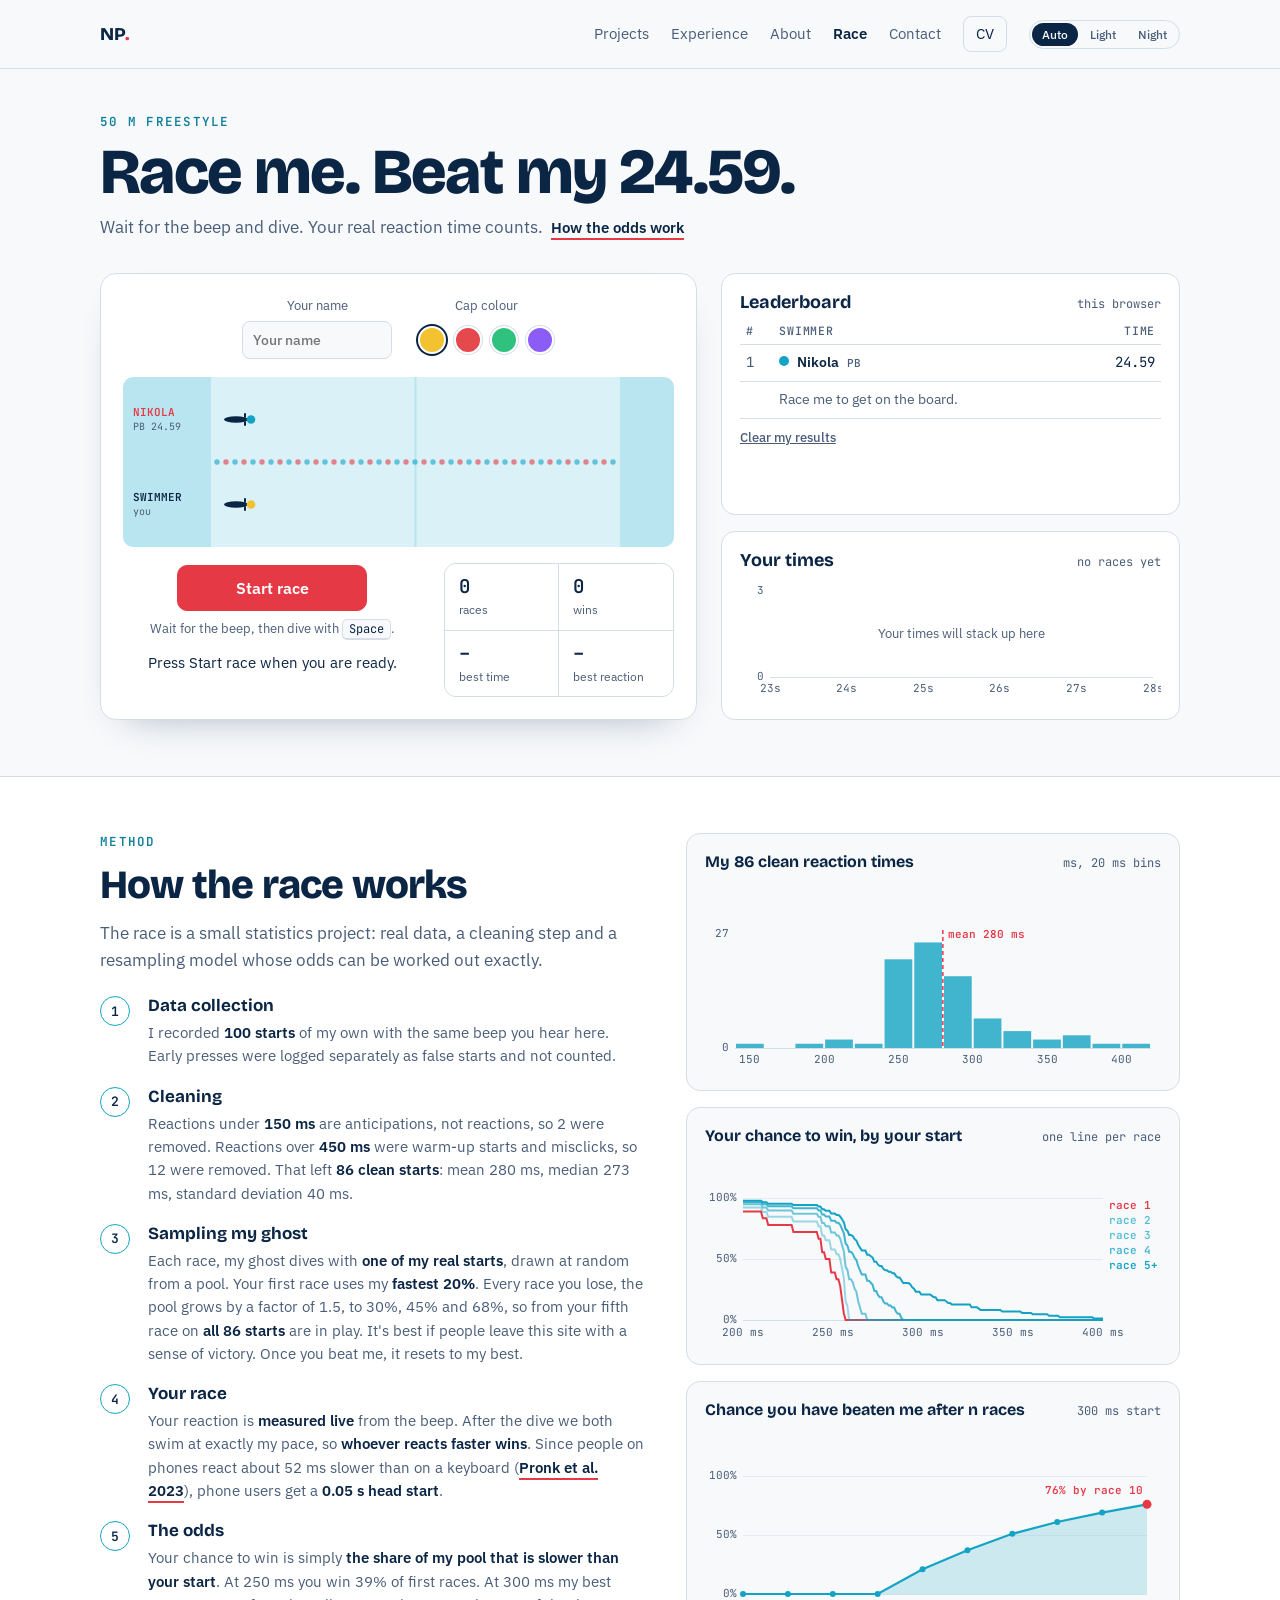
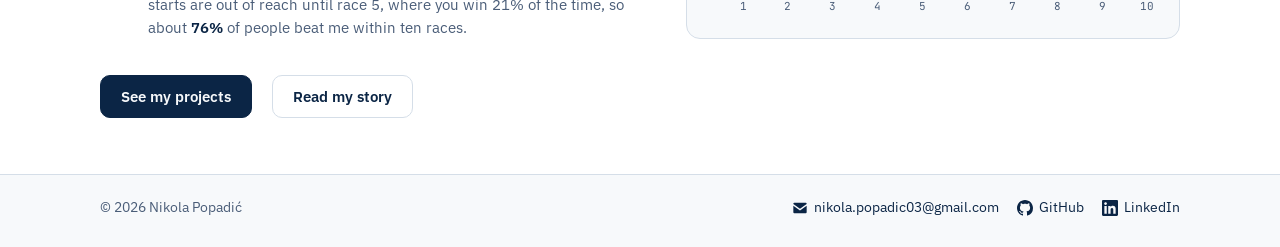
<file: race.html>
<!doctype html>
<html lang="en">
<head>
  <meta charset="utf-8">
  <meta name="viewport" content="width=device-width, initial-scale=1, viewport-fit=cover">
  <title>Race · Nikola Popadić</title>
  <meta name="description" content="50 m freestyle against Nikola's 24.59. A small statistics project: real reaction data, bootstrap sampling and simulated odds.">
  <link rel="icon" href="img/favicon.svg" type="image/svg+xml">
  <script>
    try { var t = localStorage.getItem("np-theme"); if (t === "light" || t === "dark") document.documentElement.setAttribute("data-theme", t); } catch (e) {}
  </script>
  <link rel="preconnect" href="https://fonts.googleapis.com">
  <link rel="preconnect" href="https://fonts.gstatic.com" crossorigin>
  <link rel="stylesheet" href="https://fonts.googleapis.com/css2?family=Bricolage+Grotesque:opsz,wght@12..96,600;12..96,700;12..96,800&family=IBM+Plex+Sans:wght@400;500;600&family=JetBrains+Mono:wght@400;600&display=swap">
  <link rel="stylesheet" href="css/style.css">
</head>
<body>
  <a class="skip" href="#main">Skip to content</a>

  <header class="site">
    <div class="container">
      <a class="logo" href="./" aria-label="Nikola Popadić, home">NP<span>.</span></a>
      <nav class="main" aria-label="Main">
        <a href="projects.html">Projects</a>
        <a href="experience.html">Experience</a>
        <a href="about.html">About</a>
        <a href="race.html" aria-current="page">Race</a>
        <a href="#contact">Contact</a>
        <a class="cv" href="cv/Nikola_Popadic_CV.pdf" download>CV</a>
        <span class="theme" role="group" aria-label="Colour theme">
          <button type="button" data-set="auto" aria-pressed="true">Auto</button>
          <button type="button" data-set="light" aria-pressed="false">Light</button>
          <button type="button" data-set="dark" aria-pressed="false">Night</button>
        </span>
      </nav>
    </div>
  </header>

  <main id="main">
    <section class="page-head">
      <div class="container">
        <span class="eyebrow">50 m freestyle</span>
        <h1>Race me.<br class="br-phone"> Beat my 24.59.</h1>
        <p>Wait for the beep and dive. Your real reaction time counts. <a class="board-link" href="#method">How the odds work</a></p>
      </div>
    </section>

    <section class="game">
      <div class="container">
        <div class="race" id="race" aria-labelledby="gameTitle">
          <h2 id="gameTitle" hidden>Race</h2>
          <div class="settings">
            <div class="settings-row">
              <label class="field"><span>Your name</span><input type="text" id="nameIn" maxlength="12" autocomplete="nickname" placeholder="Your name"></label>
              <div class="field">
                <span id="capLabel">Cap colour</span>
                <div class="caps" role="radiogroup" aria-labelledby="capLabel">
                  <input type="radio" name="cap" id="capYellow" value="#F2C230" checked><label for="capYellow" style="background:#F2C230" title="Yellow"></label>
                  <input type="radio" name="cap" id="capRed" value="#E5484D"><label for="capRed" style="background:#E5484D" title="Red"></label>
                  <input type="radio" name="cap" id="capGreen" value="#2EC27E"><label for="capGreen" style="background:#2EC27E" title="Green"></label>
                  <input type="radio" name="cap" id="capPurple" value="#8B5CF6"><label for="capPurple" style="background:#8B5CF6" title="Purple"></label>
                </div>
              </div>
            </div>
          </div>

          <canvas id="pool" height="170" aria-label="Two-lane 50 metre pool"></canvas>

          <div class="race-bottom">
            <div class="race-controls">
              <button class="btn red" id="mainBtn" type="button">Start race</button>
              <span class="keys" id="keys">Wait for the beep, then dive with <kbd>Space</kbd>.</span>
              <div class="result" id="result" aria-live="polite"><span class="desk-only">Press Start race when you are ready.</span></div>
            </div>
            <div class="mystats" aria-label="Your stats">
              <div><span class="n" id="sRaces">0</span><span class="l">races</span></div>
              <div><span class="n" id="sWins">0</span><span class="l">wins</span></div>
              <div><span class="n" id="sBest">–</span><span class="l">best time</span></div>
              <div><span class="n" id="sReact">–</span><span class="l">best reaction</span></div>
            </div>
          </div>
        </div>

        <aside class="side" aria-label="Results">
          <div class="card">
            <h2>Leaderboard <span id="boardScope">this browser</span></h2>
            <div class="tablewrap">
              <table class="board" aria-label="Fastest times">
                <thead><tr><th>#</th><th>Swimmer</th><th class="t">Time</th></tr></thead>
                <tbody id="board"></tbody>
              </table>
            </div>
            <button class="linkbtn" id="clearBtn" type="button">Clear my results</button>
            <div id="clearConfirm" hidden>
              <span class="note">Delete all your results?</span>
              <button class="linkbtn" id="clearYes" type="button">Yes, delete</button>
              <button class="linkbtn" id="clearNo" type="button">Keep them</button>
            </div>
          </div>
          <div class="card">
            <h2>Your times <span id="histNote">no races yet</span></h2>
            <canvas id="hist" height="120" aria-label="Histogram of your race times with a fitted normal curve"></canvas>
          </div>
        </aside>
      </div>
    </section>

    <section class="method" id="method" aria-labelledby="methodTitle">
      <div class="container">
        <div class="method-text">
          <span class="eyebrow">Method</span>
          <h2 id="methodTitle">How the race works</h2>
          <p class="method-lede">The race is a small statistics project: real data, a cleaning step and a resampling model whose odds can be worked out exactly.</p>
          <ol class="steps">
            <li>
              <h3>Data collection</h3>
              <p>I recorded <b>100 starts</b> of my own with the same beep you hear here. Early presses were logged separately as false starts and not counted.</p>
            </li>
            <li>
              <h3>Cleaning</h3>
              <p>Reactions under <b>150 ms</b> are anticipations, not reactions, so 2 were removed. Reactions over <b>450 ms</b> were warm-up starts and misclicks, so 12 were removed. That left <b>86 clean starts</b>: mean 280 ms, median 273 ms, standard deviation 40 ms.</p>
            </li>
            <li>
              <h3>Sampling my ghost</h3>
              <p>Each race, my ghost dives with <b>one of my real starts</b>, drawn at random from a pool. Your first race uses my <b>fastest 20%</b>. Every race you lose, the pool grows by a factor of 1.5, to 30%, 45% and 68%, so from your fifth race on <b>all 86 starts</b> are in play. It's best if people leave this site with a sense of victory. Once you beat me, it resets to my best.</p>
            </li>
            <li>
              <h3>Your race</h3>
              <p>Your reaction is <b>measured live</b> from the beep. After the dive we both swim at exactly my pace, so <b>whoever reacts faster wins</b>. Since people on phones react about 52 ms slower than on a keyboard (<a class="board-link" href="https://doi.org/10.3758/s13428-022-01885-6" rel="noopener">Pronk et al. 2023</a>), phone users get a <b>0.05 s head start</b>.</p>
            </li>
            <li>
              <h3>The odds</h3>
              <p>Your chance to win is simply <b>the share of my pool that is slower than your start</b>. At 250 ms you win 39% of first races. At 300 ms my best starts are out of reach until race 5, where you win 21% of the time, so about <b>76%</b> of people beat me within ten races.</p>
            </li>
          </ol>
        </div>
        <div class="method-charts">
          <figure class="card chart">
            <figcaption><b>My 86 clean reaction times</b><span>ms, 20 ms bins</span></figcaption>
            <canvas id="reactChart" height="160" aria-label="Histogram of Nikola's 86 clean reaction times, mean 280 ms"></canvas>
          </figure>
          <figure class="card chart">
            <figcaption><b>Your chance to win, by your start</b><span>one line per race</span></figcaption>
            <canvas id="oddsChart" height="160" aria-label="Line chart: chance to beat Nikola by your reaction time from 200 to 400 ms, one line for race 1, 2, 3, 4 and 5 onwards. At 250 ms: 39, 58, 72, 81 and 87 percent. At 300 ms: 0, 0, 0, 0 and 21 percent."></canvas>
          </figure>
          <figure class="card chart">
            <figcaption><b>Chance you have beaten me after n races</b><span>300 ms start</span></figcaption>
            <canvas id="comebackChart" height="160" aria-label="Line chart: chance to have beaten Nikola after 1 to 10 races with a 300 ms start: 0, 0, 0, 0, 21, 37, 50, 61, 69, 76 percent"></canvas>
          </figure>
        </div>
      </div>
      <div class="container endcta" role="navigation" aria-label="Keep reading">
        <a class="btn dark" href="projects.html">See my projects</a>
        <a class="btn" href="about.html">Read my story</a>
      </div>
    </section>
  </main>

  <footer class="site" id="contact">
    <div class="container">
      <span>© 2026 Nikola Popadić</span>
      <nav aria-label="Contact">
        <a href="mailto:nikola.popadic03@gmail.com" aria-label="Email nikola.popadic03@gmail.com"><svg viewBox="0 0 24 24" aria-hidden="true"><path d="M3.5 4h17A1.5 1.5 0 0 1 22 5.5v.6l-10 7.1L2 6.1v-.6A1.5 1.5 0 0 1 3.5 4zM2 8.6l10 7.1 10-7.1v9.9a1.5 1.5 0 0 1-1.5 1.5h-17A1.5 1.5 0 0 1 2 18.5V8.6z"/></svg><span class="lbl">nikola.popadic03@gmail.com</span></a>
        <a href="https://github.com/n-popadic" rel="noopener" aria-label="GitHub"><svg viewBox="0 0 16 16" aria-hidden="true"><path d="M8 0C3.58 0 0 3.58 0 8c0 3.54 2.29 6.53 5.47 7.59.4.07.55-.17.55-.38 0-.19-.01-.82-.01-1.49-2.01.37-2.53-.49-2.69-.94-.09-.23-.48-.94-.82-1.13-.28-.15-.68-.52-.01-.53.63-.01 1.08.58 1.23.82.72 1.21 1.87.87 2.33.66.07-.52.28-.87.51-1.07-1.78-.2-3.64-.89-3.64-3.95 0-.87.31-1.59.82-2.15-.08-.2-.36-1.02.08-2.12 0 0 .67-.21 2.2.82.64-.18 1.32-.27 2-.27.68 0 1.36.09 2 .27 1.53-1.04 2.2-.82 2.2-.82.44 1.1.16 1.92.08 2.12.51.56.82 1.27.82 2.15 0 3.07-1.87 3.75-3.65 3.95.29.25.54.73.54 1.48 0 1.07-.01 1.93-.01 2.2 0 .21.15.46.55.38A8.013 8.013 0 0016 8c0-4.42-3.58-8-8-8z"/></svg><span class="lbl">GitHub</span></a>
        <a href="https://www.linkedin.com/in/nikola-popadic/" rel="noopener" aria-label="LinkedIn"><svg viewBox="0 0 24 24" aria-hidden="true"><path d="M20.447 20.452h-3.554v-5.569c0-1.328-.027-3.037-1.852-3.037-1.853 0-2.136 1.445-2.136 2.939v5.667H9.351V9h3.414v1.561h.046c.477-.9 1.637-1.85 3.37-1.85 3.601 0 4.267 2.37 4.267 4.455v6.286zM5.337 7.433c-1.144 0-2.063-.926-2.063-2.065 0-1.138.92-2.063 2.063-2.063 1.14 0 2.064.925 2.064 2.063 0 1.139-.925 2.065-2.064 2.065zm1.782 13.019H3.555V9h3.564v11.452zM22.225 0H1.771C.792 0 0 .774 0 1.729v20.542C0 23.227.792 24 1.771 24h20.451C23.2 24 24 23.227 24 22.271V1.729C24 .774 23.2 0 22.222 0h.003z"/></svg><span class="lbl">LinkedIn</span></a>
      </nav>
    </div>
  </footer>

  <script src="js/theme.js"></script>
  <script src="js/race-model.js"></script>
  <script src="js/race-full.js"></script>
</body>
</html>
</file>
<file: css/style.css>
/* =========================================================
   Nikola Popadić — personal site
   Palette "Pool": tile white, deep navy, pool blue, lane-rope red.
   Light theme on :root, "Pool at night" for dark mode.
   ========================================================= */
:root {
  --bg: #F7F9FB;
  --surface: #FFFFFF;
  --ink: #0B2545;
  --muted: #4A5D78;
  --line: #D5DEE8;
  --blue: #0E7F9A;
  --blue-soft: #13A3C4;
  --red: #E63946;
  --water: #D9F1F7;
  --water-deep: #B9E5F0;
  --on-red: #FFFFFF;
  --f-head: "Bricolage Grotesque", "Segoe UI", system-ui, sans-serif;
  --f-body: "IBM Plex Sans", system-ui, -apple-system, "Segoe UI", sans-serif;
  --f-mono: "JetBrains Mono", ui-monospace, Consolas, monospace;
  color-scheme: light;
}
@media (prefers-color-scheme: dark) {
  :root:not([data-theme="light"]) {
    --bg: #06162B; --surface: #0B2545; --ink: #EAF2FA; --muted: #9DB2CB; --line: #1D3B62;
    --blue: #4CC9E6; --blue-soft: #1FA9C9; --red: #FF5A66; --water: #0C3557; --water-deep: #0A2C49; --on-red: #1A0508;
    color-scheme: dark;
  }
}
:root[data-theme="dark"] {
  --bg: #06162B; --surface: #0B2545; --ink: #EAF2FA; --muted: #9DB2CB; --line: #1D3B62;
  --blue: #4CC9E6; --blue-soft: #1FA9C9; --red: #FF5A66; --water: #0C3557; --water-deep: #0A2C49; --on-red: #1A0508;
  color-scheme: dark;
}

/* ---------- base ---------- */
*, *::before, *::after { box-sizing: border-box; }
html { -webkit-text-size-adjust: 100%; }
body { margin: 0; background: var(--bg); color: var(--ink); font-family: var(--f-body); font-size: 16px; line-height: 1.55; }
img { max-width: 100%; }
[hidden] { display: none !important; }
a { color: inherit; }
.container {
  max-width: 1120px; margin: 0 auto;
  padding-left: max(20px, env(safe-area-inset-left, 0px));
  padding-right: max(20px, env(safe-area-inset-right, 0px));
}
.skip { position: absolute; left: -9999px; top: 8px; background: var(--ink); color: var(--bg); padding: 8px 12px; border-radius: 8px; z-index: 10; }
.skip:focus { left: 12px; }

/* ---------- header ---------- */
header.site { border-bottom: 1px solid var(--line); }
header.site .container { display: flex; justify-content: space-between; align-items: center; gap: 16px; padding-block: 16px; flex-wrap: wrap; }
.logo { font: 800 18px var(--f-head); letter-spacing: -.01em; text-decoration: none; }
.logo span { color: var(--red); }
nav.main { display: flex; gap: 22px; align-items: center; flex-wrap: wrap; font-size: 14.5px; }
nav.main a { text-decoration: none; color: var(--muted); }
nav.main a:hover { color: var(--ink); }
nav.main a.cv { color: var(--ink); border: 1px solid var(--line); border-radius: 8px; padding: 6px 12px; }
.theme { display: inline-flex; border: 1px solid var(--line); border-radius: 999px; padding: 2px; gap: 2px; }
.theme button { font: 500 12px var(--f-body); color: var(--muted); background: transparent; border: 0; border-radius: 999px; padding: 4px 10px; cursor: pointer; }
.theme button[aria-pressed="true"] { background: var(--ink); color: var(--bg); }

/* ---------- buttons ---------- */
.btn { font: 600 15px var(--f-body); border-radius: 10px; padding: 11px 20px; cursor: pointer; border: 1px solid var(--line); background: transparent; color: var(--ink); text-decoration: none; display: inline-flex; align-items: center; gap: 8px; }
.btn.dark { background: var(--ink); border-color: var(--ink); color: var(--bg); }
.btn.red { background: var(--red); border-color: var(--red); color: var(--on-red); }
.btn:disabled { opacity: .6; cursor: default; }
.btn:focus-visible, nav.main a:focus-visible, .theme button:focus-visible, .logo:focus-visible, .teaser:focus-visible, footer a:focus-visible { outline: 2px solid var(--blue); outline-offset: 2px; }
@media (prefers-reduced-motion: no-preference) {
  .btn { transition: transform .12s ease-out, background-color .15s ease-out; }
  .btn:not(:disabled):active { transform: scale(.97); }
}

/* ---------- hero ---------- */
.hero .container {
  display: grid; grid-template-columns: minmax(0, 1.15fr) minmax(0, .85fr);
  grid-template-areas: "intro photo" "facts photo";
  column-gap: 48px; row-gap: 20px; align-items: start; padding-block: 30px 26px;
}
.intro { display: grid; gap: 18px; min-width: 0; }
.hero .intro { grid-area: intro; }
.hero .facts { grid-area: facts; }
.hero .photo { grid-area: photo; }
@media (max-width: 900px) {
  .hero .container { grid-template-columns: minmax(0, 1fr); grid-template-areas: "intro" "photo" "facts"; row-gap: 26px; padding-block: 32px 32px; }
}
.who-txt { display: grid; gap: 6px; }
.eyebrow { font: 600 12.5px var(--f-mono); letter-spacing: .1em; text-transform: uppercase; color: var(--blue); }
h1 { font: 800 clamp(38px, 5.4vw, 64px)/1 var(--f-head); letter-spacing: -.025em; margin: 0; text-wrap: balance; }
.lede { margin: 0; color: var(--muted); font-size: 18px; max-width: 46ch; }
.ctas { display: flex; gap: 12px; flex-wrap: wrap; }

.photo {
  position: relative; align-self: stretch; min-height: 460px; margin: 0; border-radius: 20px; overflow: hidden;
  background: linear-gradient(160deg, var(--water) 0%, var(--water-deep) 100%); border: 1px solid var(--line);
}
@media (max-width: 900px) { .photo { min-height: 0; aspect-ratio: 4 / 5; max-height: 520px; width: 100%; } }
.photo img { position: absolute; inset: 0; width: 100%; height: 100%; object-fit: cover; object-position: 50% 22%; display: block; }

/* ---------- quick race card ---------- */
.race { background: var(--surface); border: 1px solid var(--line); border-radius: 16px; padding: 22px; display: grid; gap: 14px; min-width: 0; box-shadow: 0 18px 40px -28px rgba(11, 37, 69, .45); }
.race-head { display: flex; justify-content: space-between; align-items: baseline; gap: 12px; flex-wrap: wrap; }
.race-head h2 { margin: 0; font: 700 22px/1.15 var(--f-head); }
.race-head h2 b { font-family: var(--f-mono); font-weight: 600; color: var(--red); }
.race-head .tag { font: 500 12px var(--f-mono); color: var(--muted); }
.race canvas { display: block; width: 100%; border-radius: 10px; }
.race-row { display: flex; gap: 12px; align-items: center; flex-wrap: wrap; }
.race-row .btn.red { min-width: 132px; justify-content: center; }
.race.go { border-color: var(--red); box-shadow: 0 0 0 3px var(--red), 0 18px 40px -28px rgba(11, 37, 69, .45); }
.race.go .btn.red { font-size: 17px; letter-spacing: .04em; }
.keys { font-size: 13px; color: var(--muted); }
kbd { font-family: var(--f-mono); font-size: 12px; border: 1px solid var(--line); border-bottom-width: 2px; border-radius: 5px; padding: 1px 6px; background: var(--bg); color: var(--ink); }
.result { min-height: 3.1em; font-size: 15px; }
.result strong { font-family: var(--f-mono); font-weight: 600; }
.foot { display: flex; justify-content: space-between; gap: 12px; flex-wrap: wrap; align-items: center; border-top: 1px solid var(--line); padding-top: 12px; font-size: 13px; color: var(--muted); }
.counter { font-family: var(--f-mono); font-variant-numeric: tabular-nums; }
.counter b { color: var(--ink); font-weight: 600; }

.board-link { color: var(--ink); font-weight: 600; text-decoration: none; border-bottom: 2px solid var(--red); padding-bottom: 1px; }
.board-link:focus-visible { outline: 2px solid var(--blue); outline-offset: 2px; }
nav.main a[aria-current="page"] { color: var(--ink); font-weight: 600; }

/* ---------- race page ---------- */
.page-head .container { display: grid; gap: 10px; padding-block: 44px 8px; }
.page-head p { margin: 0; color: var(--muted); font-size: 17px; max-width: 60ch; }
.game .container { display: grid; grid-template-columns: minmax(0, 1.3fr) minmax(0, 1fr); gap: 24px; padding-block: 24px 56px; align-items: stretch; }
.game .race { display: flex; flex-direction: column; gap: 16px; }
.game .race-bottom { flex: 1; }
.game .side { display: flex; flex-direction: column; gap: 16px; }
.game .side > .card:first-child { flex: 1; align-content: start; }
@media (max-width: 900px) { .game .container { grid-template-columns: minmax(0, 1fr); } }

.settings { display: flex; flex-wrap: wrap; justify-content: center; align-items: end; gap: 14px 26px; padding-bottom: 2px; }
.settings-row { display: contents; }
.race-bottom { display: grid; grid-template-columns: minmax(0, 1fr) minmax(0, 230px); gap: 22px; align-items: center; }
@media (max-width: 560px) { .race-bottom { grid-template-columns: minmax(0, 1fr); } }
.race-controls { display: grid; justify-items: center; text-align: center; gap: 8px; min-width: 0; }
.race-controls .btn.red { min-width: 190px; justify-content: center; padding-block: 12px; font-size: 16px; }
.race-controls .result { min-height: 3em; max-width: 34ch; margin-top: 4px; }
.field { display: grid; gap: 6px; min-width: 0; }
.settings .field { justify-items: center; }
.field > span, .field legend { font-size: 12.5px; color: var(--muted); padding: 0; }
fieldset.field { border: 0; margin: 0; padding: 0; }
.settings input[type=text] {
  font: 500 14px var(--f-body); color: var(--ink); background: var(--bg);
  border: 1px solid var(--line); border-radius: 8px; padding: 8px 10px; width: 150px; max-width: 100%; height: 38px;
}
.settings .caps { height: 38px; align-items: center; }
.settings .seg { height: 38px; align-items: stretch; }
.settings input#pbIn { width: 96px; font-family: var(--f-mono); }
.caps { display: flex; gap: 8px; }
.caps input { position: absolute; opacity: 0; width: 1px; height: 1px; }
.caps label { width: 28px; height: 28px; border-radius: 50%; cursor: pointer; border: 2px solid var(--surface); box-shadow: 0 0 0 1px var(--line); display: block; }
.caps input:checked + label { box-shadow: 0 0 0 2px var(--ink); }
.caps input:focus-visible + label { outline: 2px solid var(--blue); outline-offset: 3px; }
.seg { display: inline-flex; border: 1px solid var(--line); border-radius: 9px; padding: 3px; gap: 2px; background: var(--bg); }
.seg button { font: 500 13.5px var(--f-body); color: var(--muted); background: transparent; border: 0; border-radius: 7px; padding: 6px 12px; cursor: pointer; }
.seg button[aria-pressed="true"] { background: var(--surface); color: var(--ink); box-shadow: 0 1px 2px rgba(0, 0, 0, .12); }
.seg button:focus-visible, .settings input:focus-visible { outline: 2px solid var(--blue); outline-offset: 2px; }

.side { display: grid; gap: 16px; min-width: 0; }
.card { background: var(--surface); border: 1px solid var(--line); border-radius: 14px; padding: 18px; display: grid; gap: 10px; }
.card h2 { margin: 0; font: 700 18px/1.2 var(--f-head); }
.card p, .card li { margin: 0; font-size: 14px; color: var(--muted); }
.card ul { margin: 0; padding-left: 1.1em; display: grid; gap: 6px; }
.card b { color: var(--ink); font-weight: 600; }
.card h2 span { font: 400 12px var(--f-mono); color: var(--muted); }
.card > h2 { display: flex; justify-content: space-between; align-items: baseline; gap: 10px; }
.side canvas { display: block; width: 100%; }

.mystats {
  display: grid; grid-template-columns: repeat(2, minmax(0, 1fr)); gap: 1px;
  background: var(--line); border: 1px solid var(--line); border-radius: 12px; overflow: hidden;
}
.mystats div { display: grid; gap: 2px; padding: 10px 14px; background: var(--surface); }
.mystats .n { font: 600 19px var(--f-mono); font-variant-numeric: tabular-nums; }
.mystats .l { font-size: 12px; color: var(--muted); }

.tablewrap { overflow-x: auto; }
table.board { width: 100%; border-collapse: collapse; font-size: 14px; font-variant-numeric: tabular-nums; }
table.board th { text-align: left; font: 500 11.5px var(--f-mono); letter-spacing: .06em; text-transform: uppercase; color: var(--muted); padding: 0 6px 6px; border-bottom: 1px solid var(--line); }
table.board td { padding: 7px 6px; border-bottom: 1px solid var(--line); }
table.board .t { font-family: var(--f-mono); text-align: right; }
table.board .rank { font-family: var(--f-mono); color: var(--muted); width: 2.4em; }
table.board .capdot { display: inline-block; width: 10px; height: 10px; border-radius: 50%; margin-right: 8px; vertical-align: 1px; }
table.board .vs { font: 500 11px var(--f-mono); color: var(--muted); margin-left: 8px; white-space: nowrap; }
table.board .vs.won { color: var(--red); }
table.board tr.latest td { background: color-mix(in srgb, var(--red) 9%, transparent); }
table.board tr.open td { color: var(--muted); }
.empty { color: var(--muted); font-size: 13.5px; padding: 10px 0; }
.note { font-size: 12.5px; color: var(--muted); margin: 0; }
.linkbtn { font: 500 13px var(--f-body); color: var(--muted); background: none; border: 0; padding: 0; text-decoration: underline; cursor: pointer; justify-self: start; }
.linkbtn:focus-visible { outline: 2px solid var(--blue); outline-offset: 2px; }

/* method section */
.method { border-top: 1px solid var(--line); background: var(--surface); }
.method .container { display: grid; grid-template-columns: minmax(0, 1.05fr) minmax(0, .95fr); gap: 40px; padding-block: 56px 72px; align-items: stretch; }
@media (max-width: 900px) { .method .container { grid-template-columns: minmax(0, 1fr); gap: 28px; padding-block: 40px 56px; } }
.method-text { display: grid; gap: 14px; min-width: 0; align-content: start; }
.method-text h2 { margin: 0; font: 800 clamp(28px, 3.6vw, 40px)/1.05 var(--f-head); letter-spacing: -.02em; }
.method-lede { margin: 0; color: var(--muted); font-size: 17px; max-width: 56ch; }
.steps { list-style: none; margin: 8px 0 0; padding: 0; display: grid; gap: 18px; counter-reset: step; }
.steps li { display: grid; grid-template-columns: 34px minmax(0, 1fr); column-gap: 14px; counter-increment: step; }
.steps li::before {
  content: counter(step); grid-row: span 2; width: 30px; height: 30px; border-radius: 50%;
  display: grid; place-items: center; font: 600 13px var(--f-mono); color: var(--ink);
  border: 1.5px solid var(--blue-soft); margin-top: 1px;
}
.steps h3 { margin: 0 0 4px; font: 700 17px/1.3 var(--f-head); }
.steps p { margin: 0; font-size: 15px; color: var(--muted); max-width: 62ch; }
.steps b { color: var(--ink); font-weight: 600; }
.method-charts { display: flex; flex-direction: column; gap: 16px; min-width: 0; }
.chart { margin: 0; background: var(--bg); flex: 1; display: flex; flex-direction: column; justify-content: space-between; gap: 10px; }
.chart figcaption { display: flex; justify-content: space-between; align-items: baseline; gap: 10px; flex-wrap: wrap; font-size: 14.5px; }
.chart figcaption b { font: 700 16px var(--f-head); }
.chart figcaption span { font: 400 12px var(--f-mono); color: var(--muted); }
.chart canvas { display: block; width: 100%; }
.page-head .board-link { margin-left: 4px; font-size: 15px; }

/* ---------- stat strip ---------- */
.strip .container { display: grid; gap: 14px; padding-block: 0 56px; }
.rope { position: relative; height: 7px; border-radius: 4px; background: var(--red); opacity: .85; overflow: hidden; }
/* whole red/blue tiles only (round), then a final red segment, so the rope never ends on a sliver of blue */
.rope::before { content: ""; position: absolute; inset: 0 14px 0 0; background: linear-gradient(90deg, var(--red) 0 50%, var(--blue-soft) 50% 100%) 0 0 / 28px 100% round; }
.stats { display: grid; grid-template-columns: repeat(4, minmax(0, 1fr)); }
.stats div { display: grid; gap: 2px; padding-inline: 18px; }
.stats div:first-child { padding-left: 0; }
.stats div + div { border-left: 1px solid var(--line); }
.stats .n { font: 600 clamp(22px, 3vw, 30px) var(--f-mono); font-variant-numeric: tabular-nums; }
.stats .n small { font: 500 11.5px var(--f-mono); color: var(--muted); margin-left: 2px; white-space: nowrap; }
.stats .l { font-size: 13.5px; color: var(--muted); }
@media (max-width: 700px) { .stats { grid-template-columns: repeat(2, minmax(0, 1fr)); row-gap: 18px; } .stats div:nth-child(3) { border-left: 0; padding-left: 0; } }

/* ---------- section teasers ---------- */
.teasers .container { display: grid; grid-template-columns: repeat(3, minmax(0, 1fr)); gap: 16px; padding-block: 0 72px; }
@media (max-width: 800px) { .teasers .container { grid-template-columns: minmax(0, 1fr); } }
.teasers:has(+ .race-late:not([hidden])) .container { padding-bottom: 28px; }
.race-late .container { display: grid; gap: 28px; padding-block: 4px 56px; }
/* phones: thinner card padding so the pool runs nearly edge to edge */
@media (max-width: 560px) {
  .duo .race { padding: 18px 10px; }
  .duo .race-head, .duo .race-row, .duo .result, .duo .foot { padding-inline: 8px; }
}
.teaser { border: 1px solid var(--line); border-radius: 14px; padding: 20px; display: grid; gap: 8px; text-decoration: none; background: var(--surface); }
.teaser .k { font: 600 12px var(--f-mono); letter-spacing: .1em; text-transform: uppercase; color: var(--blue); }
.teaser h3 { margin: 0; font: 700 20px/1.2 var(--f-head); }
.teaser p { margin: 0; font-size: 14.5px; color: var(--muted); }
.teaser .go { font-weight: 600; font-size: 14px; }
@media (prefers-reduced-motion: no-preference) {
  .teaser { transition: border-color .15s ease-out, transform .15s ease-out; }
  .teaser:hover { border-color: var(--blue-soft); transform: translateY(-2px); }
}

/* ---------- footer ---------- */
footer.site { border-top: 1px solid var(--line); }
footer.site .container { display: flex; justify-content: space-between; gap: 16px; flex-wrap: wrap; padding-block: 22px 28px; font-size: 14px; color: var(--muted); }
footer.site nav { display: flex; gap: 18px; flex-wrap: wrap; }
footer.site a { text-decoration: none; color: var(--ink); }
footer.site a:hover { text-decoration: underline; }
footer.site nav a { display: inline-flex; align-items: center; gap: 6px; }
footer.site nav svg { width: 16px; height: 16px; fill: currentColor; flex: none; }
/* on phones GitHub and LinkedIn become logos so the contact row fits on one line */
@media (max-width: 560px) {
  footer.site .container { flex-wrap: nowrap; align-items: center; }
  footer.site nav { gap: 16px; align-items: center; }
  footer.site nav .lbl { display: none; }
  footer.site nav svg { width: 20px; height: 20px; }
  footer.site nav a[aria-label] { padding: 4px; margin: -4px 0; }
}

/* ---------- phone tweaks ---------- */
@media (min-width: 561px) { .br-phone { display: none; } }
/* race page: the pool reaches closer to the card edges on phones */
@media (max-width: 560px) { .game .race canvas { margin-inline: -12px; width: calc(100% + 24px); max-width: none; } }
/* leaderboard: one line per row on phones, long names get an ellipsis */
@media (max-width: 560px) {
  table.board td.who { white-space: nowrap; }

}
/* race result: one headline, one quieter hint */
.result .hl { font-weight: 600; font-size: 16.5px; }
.result .re { color: var(--muted); font-size: 14px; }
/* clear results: one row as before, smaller text and wider gaps between the two choices */
#clearConfirm { display: flex; flex-wrap: wrap; align-items: baseline; gap: 4px 18px; }
#clearConfirm .note, #clearConfirm .linkbtn { font-size: 12px; }
/* phones: no keyboard hint, and no waiting text on the race page */
@media (max-width: 560px) {
  #keys { display: none; }
  #keys.pool-note { display: block; }
  .result:has(> .desk-only) { display: none; }
}

/* =========================================================
   Inner pages: Projects, Experience, About
   ========================================================= */
.page-head.inner .container { padding-block: 40px 12px; }
.page-head .ctas { margin-top: 8px; }
.sec .container { display: grid; gap: 20px; padding-block: 28px 40px; }
.sec + .sec .container { padding-top: 8px; }
.sec-title { margin: 0; font: 800 clamp(24px, 3vw, 32px)/1.1 var(--f-head); letter-spacing: -.02em; }
.sec-head { display: grid; gap: 6px; }
.sec-head p { margin: 0; color: var(--muted); max-width: 62ch; }
.todo { outline: 1.5px dashed var(--red); outline-offset: 2px; border-radius: 4px; }

/* scroll swimmer: a lane under the header that doubles as a reading progress bar */
.lanebar { position: sticky; top: 0; z-index: 5; background: color-mix(in srgb, var(--bg) 90%, transparent); -webkit-backdrop-filter: blur(6px); backdrop-filter: blur(6px); border-bottom: 1px solid var(--line); }
.lanebar .container { display: flex; align-items: center; gap: 10px; padding-block: 3px; }
.track { position: relative; flex: 1; height: 26px; min-width: 0; }
.track::before {
  content: ""; position: absolute; left: 0; right: 0; top: 50%; height: 6px; transform: translateY(-50%);
  background:
    radial-gradient(circle at 4px 3px, var(--red) 2.6px, transparent 3px) 0 0 / 16px 6px repeat-x,
    radial-gradient(circle at 12px 3px, var(--blue-soft) 2.6px, transparent 3px) 0 0 / 16px 6px repeat-x;
  opacity: .5;
}
.track::after { content: ""; position: absolute; top: 3px; bottom: 3px; width: 3px; right: 0; background: var(--muted); opacity: .4; border-radius: 2px; }
.dist { font: 600 12px var(--f-mono); color: var(--muted); font-variant-numeric: tabular-nums; width: 74px; white-space: nowrap; text-align: right; flex: none; }
.sw-move { position: absolute; top: 50%; left: 0; width: 46px; height: 22px; margin-top: -11px; will-change: transform; z-index: 2; }
.sw-flip { display: block; width: 46px; height: 22px; }
@media (prefers-reduced-motion: no-preference) { .sw-flip { transition: transform .38s cubic-bezier(.2, .8, .2, 1); } }
.sw-flip.left { transform: scaleX(-1); }
.sw-flip svg { display: block; width: 46px; height: 22px; overflow: visible; }
.sw-body { fill: var(--ink); opacity: .85; }
.sw-cap { fill: var(--blue-soft); } /* PK Novi Sad blue */
.sw-arm { stroke: var(--ink); stroke-width: 2.6; stroke-linecap: round; fill: none; opacity: .85; }
.sw-leg { stroke: var(--ink); stroke-width: 2.2; stroke-linecap: round; fill: none; opacity: .7; }
.arm-a { transform-origin: 30px 7px; } .arm-b { transform-origin: 30px 15px; }
.leg-a { transform-origin: 8px 9px; } .leg-b { transform-origin: 8px 13px; }
@media (prefers-reduced-motion: no-preference) {
  .swimming .arm-a { animation: reach .62s ease-in-out infinite; }
  .swimming .arm-b { animation: reach .62s ease-in-out infinite; animation-delay: -.31s; }
  .swimming .leg-a { animation: kick .21s ease-in-out infinite alternate; }
  .swimming .leg-b { animation: kick .21s ease-in-out infinite alternate-reverse; }
}
@keyframes reach { 0% { transform: scaleX(1); } 50% { transform: scaleX(-.85); } 100% { transform: scaleX(1); } }
@keyframes kick { from { transform: rotate(-14deg); } to { transform: rotate(14deg); } }
.bubble { position: absolute; top: 50%; width: 5px; height: 5px; margin-top: -2.5px; border-radius: 50%; border: 1.2px solid var(--blue-soft); pointer-events: none; z-index: 1; animation: bub .75s ease-out forwards; }
@keyframes bub { from { opacity: .9; transform: translate(0, 0) scale(.6); } to { opacity: 0; transform: translate(var(--dx, -10px), var(--dy, -8px)) scale(1.3); } }

/* chips and small links */
.chips { display: flex; flex-wrap: wrap; gap: 6px; margin: 0; padding: 0; list-style: none; }
.chip { font: 500 12px var(--f-mono); color: var(--muted); border: 1px solid var(--line); border-radius: 999px; padding: 3px 10px; background: var(--bg); }
.links { display: flex; flex-wrap: wrap; gap: 10px 18px; align-items: baseline; font-size: 14.5px; }
.private { font: 500 12px var(--f-mono); color: var(--muted); }
ul.chips, .proj ul.chips, .tl ul.chips { display: flex; flex-wrap: wrap; gap: 6px; padding: 0; list-style: none; }
.proj ul.chips { margin: 0; }

/* project cards */
.proj { background: var(--surface); border: 1px solid var(--line); border-radius: 16px; padding: 26px; display: grid; grid-template-columns: minmax(0, 1.45fr) minmax(0, 1fr); gap: 28px; scroll-margin-top: 48px; }
@media (max-width: 820px) { .proj { grid-template-columns: minmax(0, 1fr); gap: 18px; padding: 20px; } }
.proj .k { font: 600 12px var(--f-mono); letter-spacing: .06em; text-transform: uppercase; color: var(--blue); }
.proj h2 { margin: 6px 0 8px; font: 700 clamp(21px, 2.4vw, 26px)/1.15 var(--f-head); letter-spacing: -.01em; }
.proj p { margin: 0; color: var(--muted); }
.proj ul { margin: 12px 0 0; padding-left: 1.1em; display: grid; gap: 6px; font-size: 15px; }
.proj-side { display: grid; gap: 16px; align-content: start; padding-left: 26px; border-left: 1px solid var(--line); }
@media (max-width: 820px) { .proj-side { padding-left: 0; border-left: 0; padding-top: 16px; border-top: 1px solid var(--line); } }
.proj-side h3 { margin: 0 0 6px; font: 500 11.5px var(--f-mono); letter-spacing: .08em; text-transform: uppercase; color: var(--muted); }
.result-box { background: var(--bg); border-radius: 12px; padding: 14px; display: grid; gap: 10px; }
.result-box p { font-size: 14px; }
.bars { display: grid; gap: 8px; margin: 0; }
.bar { display: grid; grid-template-columns: 112px minmax(0, 1fr) 40px; gap: 8px; align-items: center; font-size: 12.5px; }
.bar span:first-child { color: var(--muted); }
.bar i { display: block; height: 10px; border-radius: 5px; background: var(--blue-soft); }
.bar.ref i { background: var(--line); }
.bar b { font: 600 12.5px var(--f-mono); text-align: right; }
.proj-grid { display: grid; grid-template-columns: repeat(3, minmax(0, 1fr)); gap: 16px; }
@media (max-width: 900px) { .proj-grid { grid-template-columns: minmax(0, 1fr); } }
.proj.small { grid-template-columns: minmax(0, 1fr); gap: 12px; padding: 22px; align-content: start; }
.proj.small h2 { font-size: 20px; margin: 4px 0 6px; }
.proj.small p { font-size: 14.5px; }
.also { margin: 0; color: var(--muted); font-size: 15px; }

/* timeline */
.tl { list-style: none; margin: 0; padding: 0; }
.tl > li { display: grid; grid-template-columns: 180px minmax(0, 1fr); gap: 8px 28px; padding-block: 22px; border-top: 1px solid var(--line); }
.tl > li:last-child { border-bottom: 1px solid var(--line); }
@media (max-width: 700px) { .tl > li { grid-template-columns: minmax(0, 1fr); } }
.tl .when { font: 500 13px/1.5 var(--f-mono); color: var(--muted); padding-top: 4px; }
.tl h3 { margin: 0; font: 700 20px/1.25 var(--f-head); }
.tl .org { margin: 2px 0 0; color: var(--blue); font-weight: 500; font-size: 15px; }
.tl ul { margin: 10px 0 0; padding-left: 1.1em; display: grid; gap: 6px; color: var(--muted); font-size: 15px; }
.tl p.more { margin: 10px 0 0; color: var(--muted); font-size: 15px; }
.tl .chips { margin-top: 12px; }
.tl .links { margin-top: 10px; }
.skills { display: grid; grid-template-columns: repeat(2, minmax(0, 1fr)); gap: 16px; }
@media (max-width: 700px) { .skills { grid-template-columns: minmax(0, 1fr); } }
.skills .card { align-content: start; }
.skills .card h3 { margin: 0; font: 700 16px var(--f-head); }
.awards { margin: 0; padding-left: 1.1em; display: grid; gap: 8px; color: var(--muted); }
.awards b { color: var(--ink); font-weight: 600; }
.endcta { display: flex; flex-wrap: wrap; gap: 12px 20px; align-items: center; padding-block: 8px 56px; }
.endcta p { margin: 0; color: var(--muted); }

/* about: story chapters */
.chapter { display: grid; grid-template-columns: minmax(0, 1.1fr) minmax(0, .9fr); gap: 40px; align-items: center; padding-block: 36px; border-top: 1px solid var(--line); }
.chapter.flip > :first-child { order: 2; }
.chapter.solo { grid-template-columns: minmax(0, 1fr); }
@media (max-width: 820px) { .chapter, .chapter.flip { grid-template-columns: minmax(0, 1fr); gap: 20px; padding-block: 28px; } .chapter.flip > :first-child { order: 0; } }
.chapter .k { font: 600 12px var(--f-mono); letter-spacing: .1em; text-transform: uppercase; color: var(--blue); }
.chapter h2 { margin: 6px 0 10px; font: 800 clamp(26px, 3.2vw, 36px)/1.05 var(--f-head); letter-spacing: -.02em; }
.chapter p { margin: 0 0 10px; color: var(--muted); font-size: 16.5px; max-width: 56ch; }
.chapter figure { margin: 0; border-radius: 18px; overflow: hidden; border: 1px solid var(--line); aspect-ratio: 4 / 5; max-height: 520px; background: var(--water); }
.chapter figure img { width: 100%; height: 100%; object-fit: cover; display: block; }
@media (max-width: 820px) { .chapter figure { max-height: 460px; } }
.bigstats { display: grid; grid-template-columns: repeat(2, minmax(0, 1fr)); gap: 1px; background: var(--line); border: 1px solid var(--line); border-radius: 16px; overflow: hidden; }
.bigstats div { background: var(--surface); padding: 20px; display: grid; gap: 4px; }
.bigstats .n { font: 600 clamp(26px, 3.4vw, 36px) var(--f-mono); color: var(--ink); }
.bigstats .n.red { color: var(--red); }
.bigstats .l { font-size: 13.5px; color: var(--muted); }
.outside { padding-block: 28px 8px; border-top: 1px solid var(--line); color: var(--muted); margin: 0; }
.outside b { color: var(--ink); }

/* about: framed photos */
.chapter figure { padding: 8px; background: var(--surface); border: 1px solid var(--line); border-radius: 18px; box-shadow: 0 8px 24px rgba(0,0,0,.12); }
.chapter figure img { border-radius: 11px; }
.chapter.solo p { max-width: none; }
.chapter figure { display: flex; flex-direction: column; }
.chapter figure img { flex: 1; min-height: 0; height: auto; }
.chapter figcaption { padding: 8px 4px 2px; font: 600 11.5px var(--f-mono); letter-spacing: .08em; text-transform: uppercase; color: var(--muted); text-align: center; }

/* experience: named project link under a role */
.tl .proj-ref { display: block; margin: 12px 0 0; color: var(--muted); }

/* home: compact hero so the rope and quick facts fit on the first screen of a laptop */
@media (min-width: 901px) {
  .duo .race { padding: 18px 20px; gap: 11px; }
  .duo .result { min-height: 0; }
}
/* home: race result sits to the right of the button, the key hint goes below */
.race-row { display: grid; grid-template-columns: auto minmax(0, 1fr); gap: 16px; align-items: center; }
.race-row .result { min-height: 0; line-height: 1.5; }
@media (max-width: 900px) {
  .race-row { grid-template-columns: minmax(0, 1fr); justify-items: start; gap: 10px; }
  .race-row .result { min-height: 3em; }
  .duo .keys { padding-inline: 8px; }
  .duo .race-row .result { padding-inline: 0; }
}

/* home: latest news, one dated line per item */
.news .container { padding-block: 0 72px; }
.news-list { list-style: none; margin: 18px 0 0; padding: 0; border-top: 1px solid var(--line); }
.news-list li { display: grid; grid-template-columns: 96px minmax(0, 1fr); gap: 20px; padding-block: 14px; border-bottom: 1px solid var(--line); font-size: 15.5px; }
.news-list time { font: 500 13px/1.75 var(--f-mono); color: var(--muted); white-space: nowrap; }
@media (max-width: 560px) { .news-list li { grid-template-columns: minmax(0, 1fr); gap: 2px; } }
.teasers .container { padding-bottom: 56px; }

/* phones: one-row header, logo plus the four page links; theme follows the phone, CV and contact are in the footer */
@media (max-width: 600px) {
  header.site .container { flex-wrap: nowrap; padding-block: 14px; gap: 12px; }
  nav.main { flex-wrap: nowrap; gap: 16px; font-size: 14.5px; }
  nav.main .theme, nav.main a.cv, nav.main a[href="#contact"] { display: none; }
  .hero .eyebrow { font-size: 11.5px; letter-spacing: .04em; }
}
.nw { white-space: nowrap; }
.method .container.endcta { display: flex; gap: 12px 20px; padding-block: 0 56px; }
.method .container:has(+ .endcta) { padding-bottom: 36px; }
/* home photo: small zoom on Nikola, anchored low so the feet stay and only sky is trimmed */
.hero .photo img { transform: scale(1.1); transform-origin: 58% 88%; }

/* home: latest news next to the quick race, at the bottom */
.duo .container { display: grid; grid-template-columns: minmax(0, 1fr) minmax(0, 1fr); gap: 28px 40px; padding-block: 0 72px; align-items: start; }
.duo .rope { grid-column: 1 / -1; }
.duo .news-list { margin-top: 18px; }
@media (max-width: 900px) { .duo .container { grid-template-columns: minmax(0, 1fr); } }

/* home hero: intro with the three section cards under it on the left, the photo tall on the right */
.hero .container { grid-template-columns: minmax(0, 1.1fr) minmax(0, .9fr); grid-template-areas: "intro photo" "cards photo"; }
.hero .cards { grid-area: cards; display: grid; gap: 14px; align-self: end; }
.hero .photo { min-height: 460px; }
.hero .cards .teaser { gap: 6px; padding: 16px 20px; }
.hero .cards .t-head { display: flex; flex-wrap: wrap; align-items: center; gap: 4px 10px; }
.hero .cards .t-head .k::after { content: "·"; margin-left: 10px; color: var(--muted); }
@media (max-width: 900px) {
  .hero .container { grid-template-columns: minmax(0, 1fr); grid-template-areas: "intro" "photo" "cards"; }
  .hero .photo { min-height: 0; }
}
@media (max-width: 560px) { .hero .cards .t-head { flex-direction: column; gap: 4px; } .hero .cards .t-head .k::after { content: none; } }
/* home: the cards' rounded corners make them look indented, so they start ~0.15 cm further left than the intro text */
@media (min-width: 901px) { .hero .cards { margin-left: -6px; } }
table.board tr.nikola .nm { font-weight: 600; }
</file>
